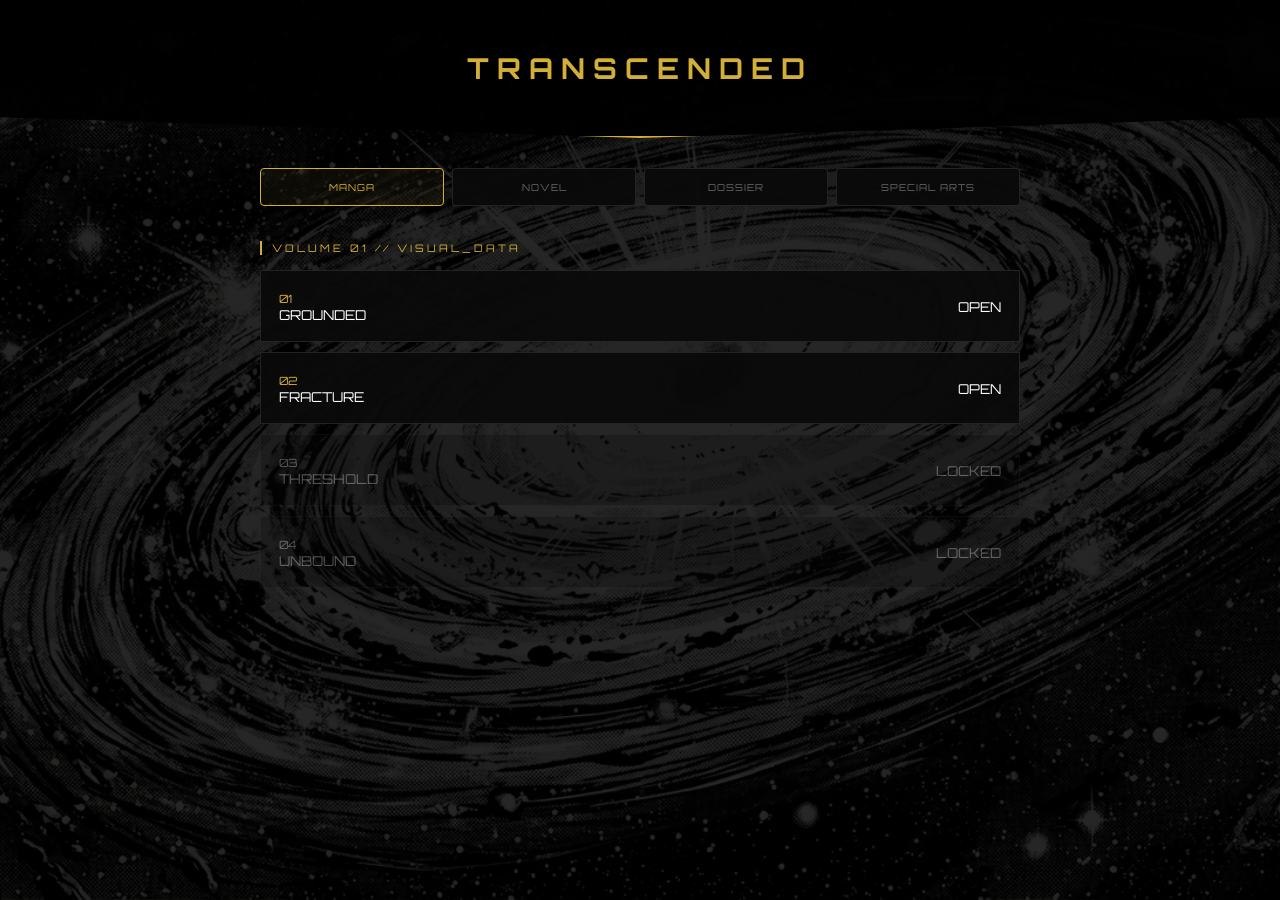
<file: index.html>
<!DOCTYPE html>
<html lang="en">
<head>
    <meta charset="UTF-8"><meta name="viewport" content="width=device-width, initial-scale=1.0">
    <title>TRANSCENDED | MANGA</title>
    <link rel="stylesheet" href="style.css">
</head>
<body>
    <header><h1>TRANSCENDED</h1></header>
    <div class="container">
        <nav class="nav-tabs">
            <a href="index.html" class="nav-btn active">MANGA</a>
            <a href="novel-hub.html" class="nav-btn">NOVEL</a>
            <a href="profiles.html" class="nav-btn">DOSSIER</a>
            <a href="#" class="nav-btn" onclick="lockAlert()">SPECIAL ARTS</a>
        </nav>
        <div style="color:var(--gold); font-family:'Orbitron'; letter-spacing:3px; margin-bottom:15px; font-size:0.65rem; border-left: 2px solid var(--gold); padding-left: 10px;">VOLUME 01 // VISUAL_DATA</div>
        <div class="ch-list">
            <a href="chapter1.html" class="ch-link"><div><small style="color:var(--gold)">01</small><br>GROUNDED</div><span>OPEN</span></a>
            <a href="chapter2.html" class="ch-link"><div><small style="color:var(--gold)">02</small><br>FRACTURE</div><span>OPEN</span></a>
            <a href="#" class="ch-link" style="opacity:0.3" onclick="soonAlert()"><div><small>03</small><br>THRESHOLD</div><span>LOCKED</span></a>
            <a href="#" class="ch-link" style="opacity:0.3" onclick="soonAlert()"><div><small>04</small><br>UNBOUND</div><span>LOCKED</span></a>
        </div>
    </div>
    <div id="overlay-box"><div class="alert-card"><h2 id="alert-title"></h2><p id="alert-msg"></p><a href="#" class="back-btn" onclick="closeAlert()">DISMISS</a></div></div>
    <script>
        const box = document.getElementById('overlay-box');
        function showAlert(h, m) { document.getElementById('alert-title').innerText = h; document.getElementById('alert-msg').innerText = m; box.style.display = 'flex'; }
        function closeAlert() { box.style.display = 'none'; }
        function lockAlert() { showAlert("[!] ENCRYPTION ACTIVE", "Special arts will unlock after Volume 1 is finished!!"); }
        function soonAlert() { showAlert("[!] COMING SOON", "The narrative data for this sector is currently offline."); }
    </script>
</body>
</html>
</file>
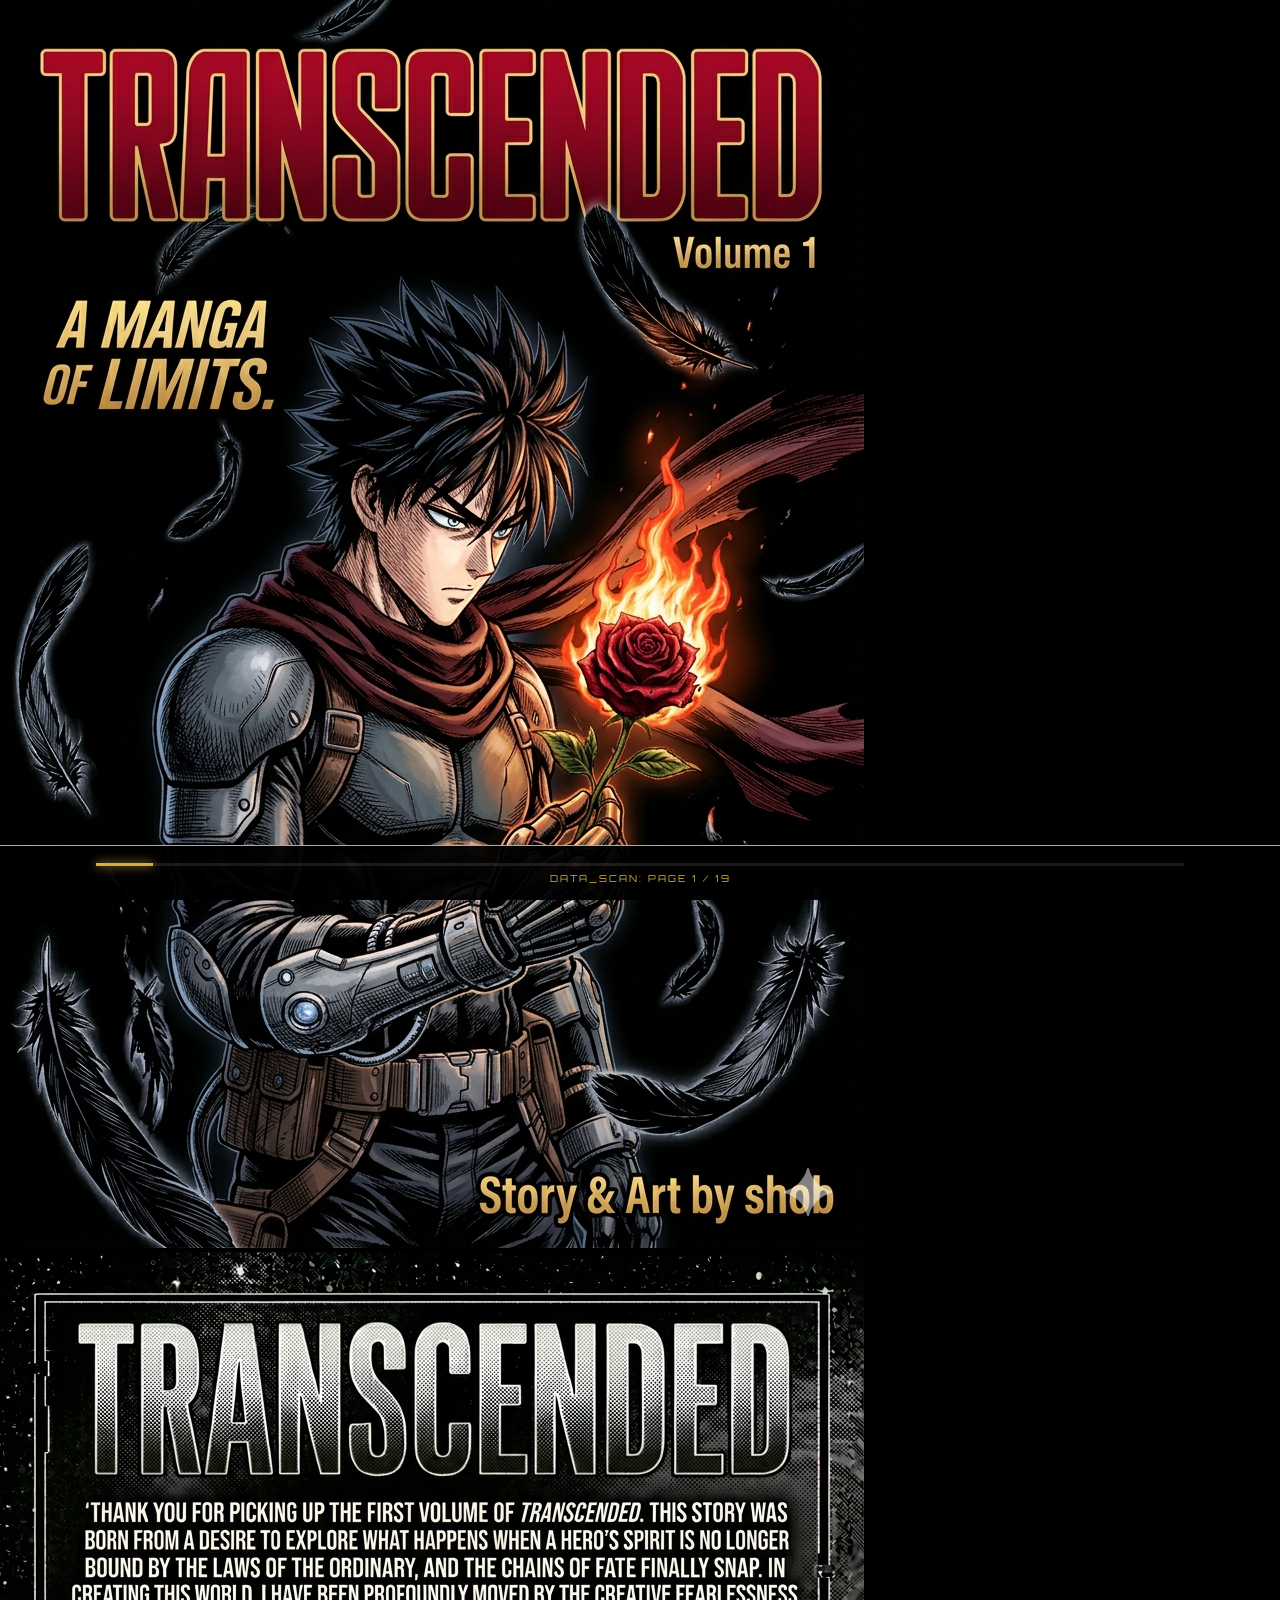
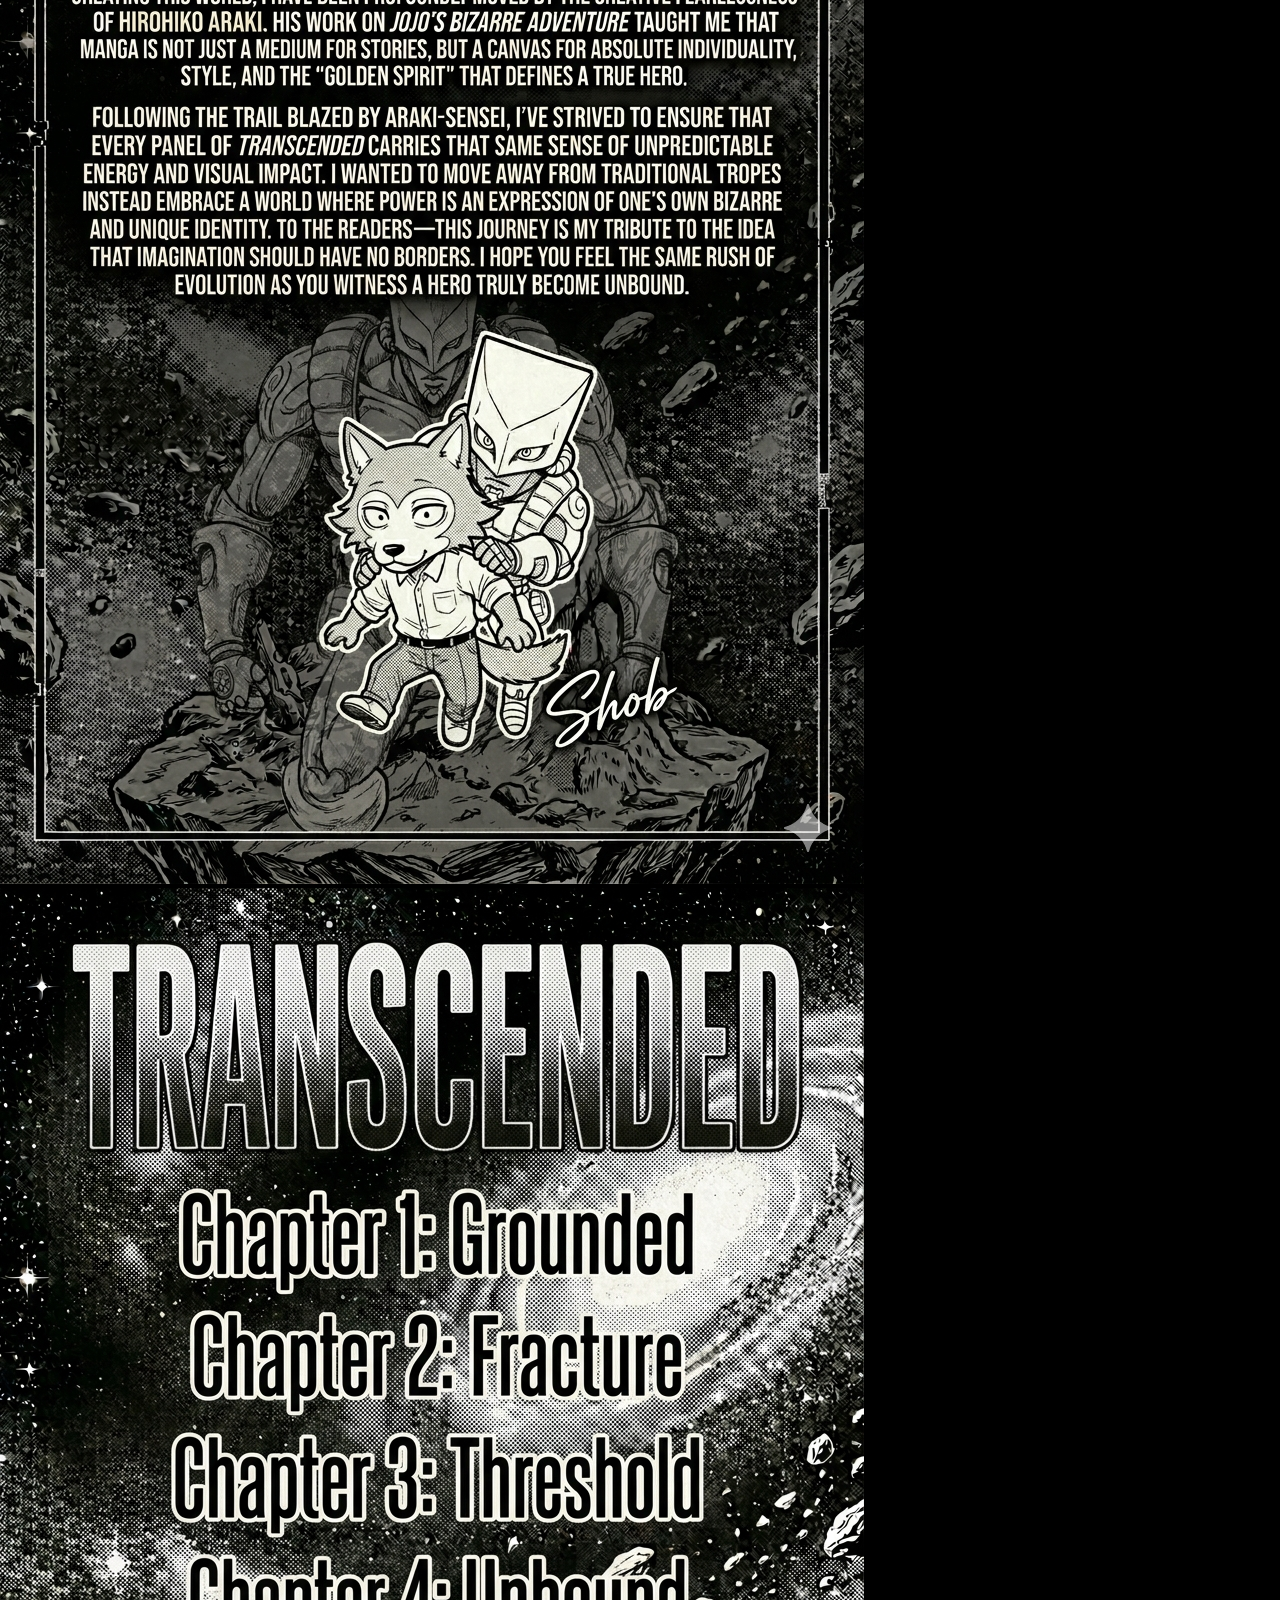
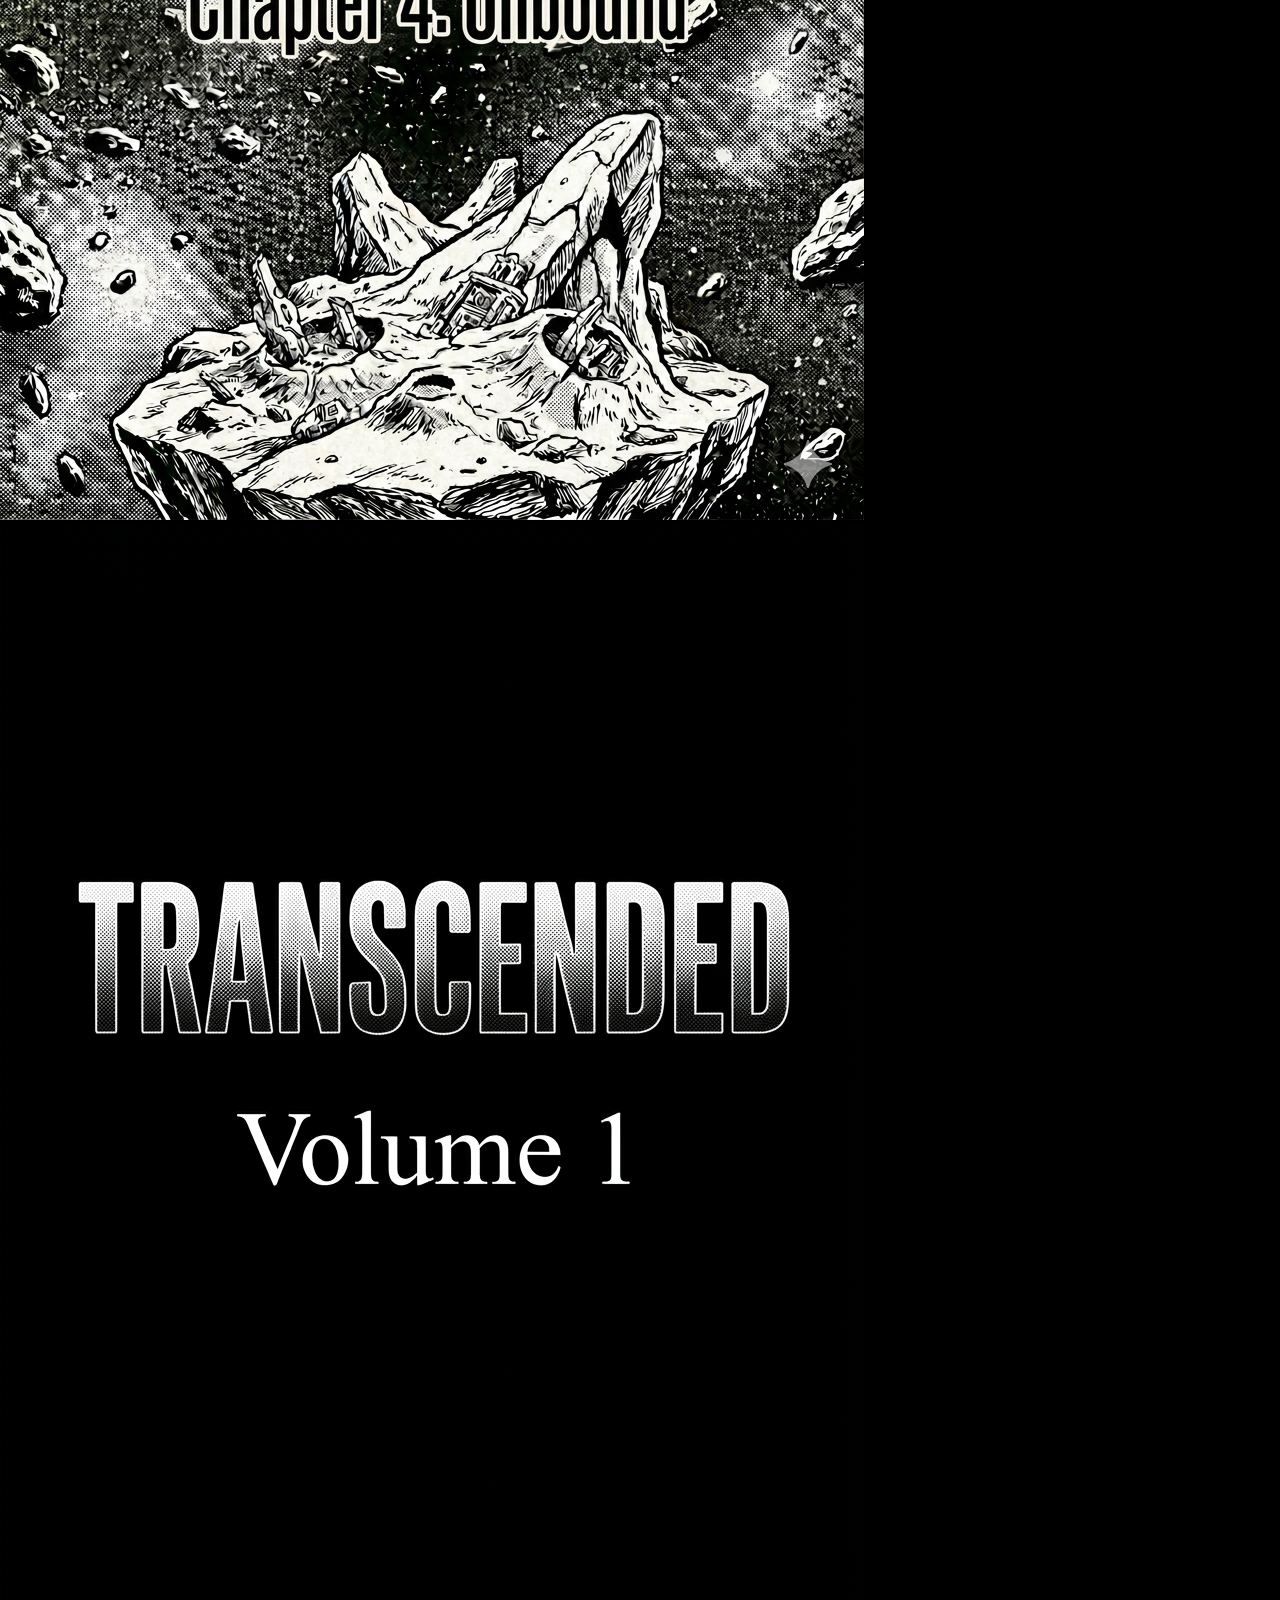
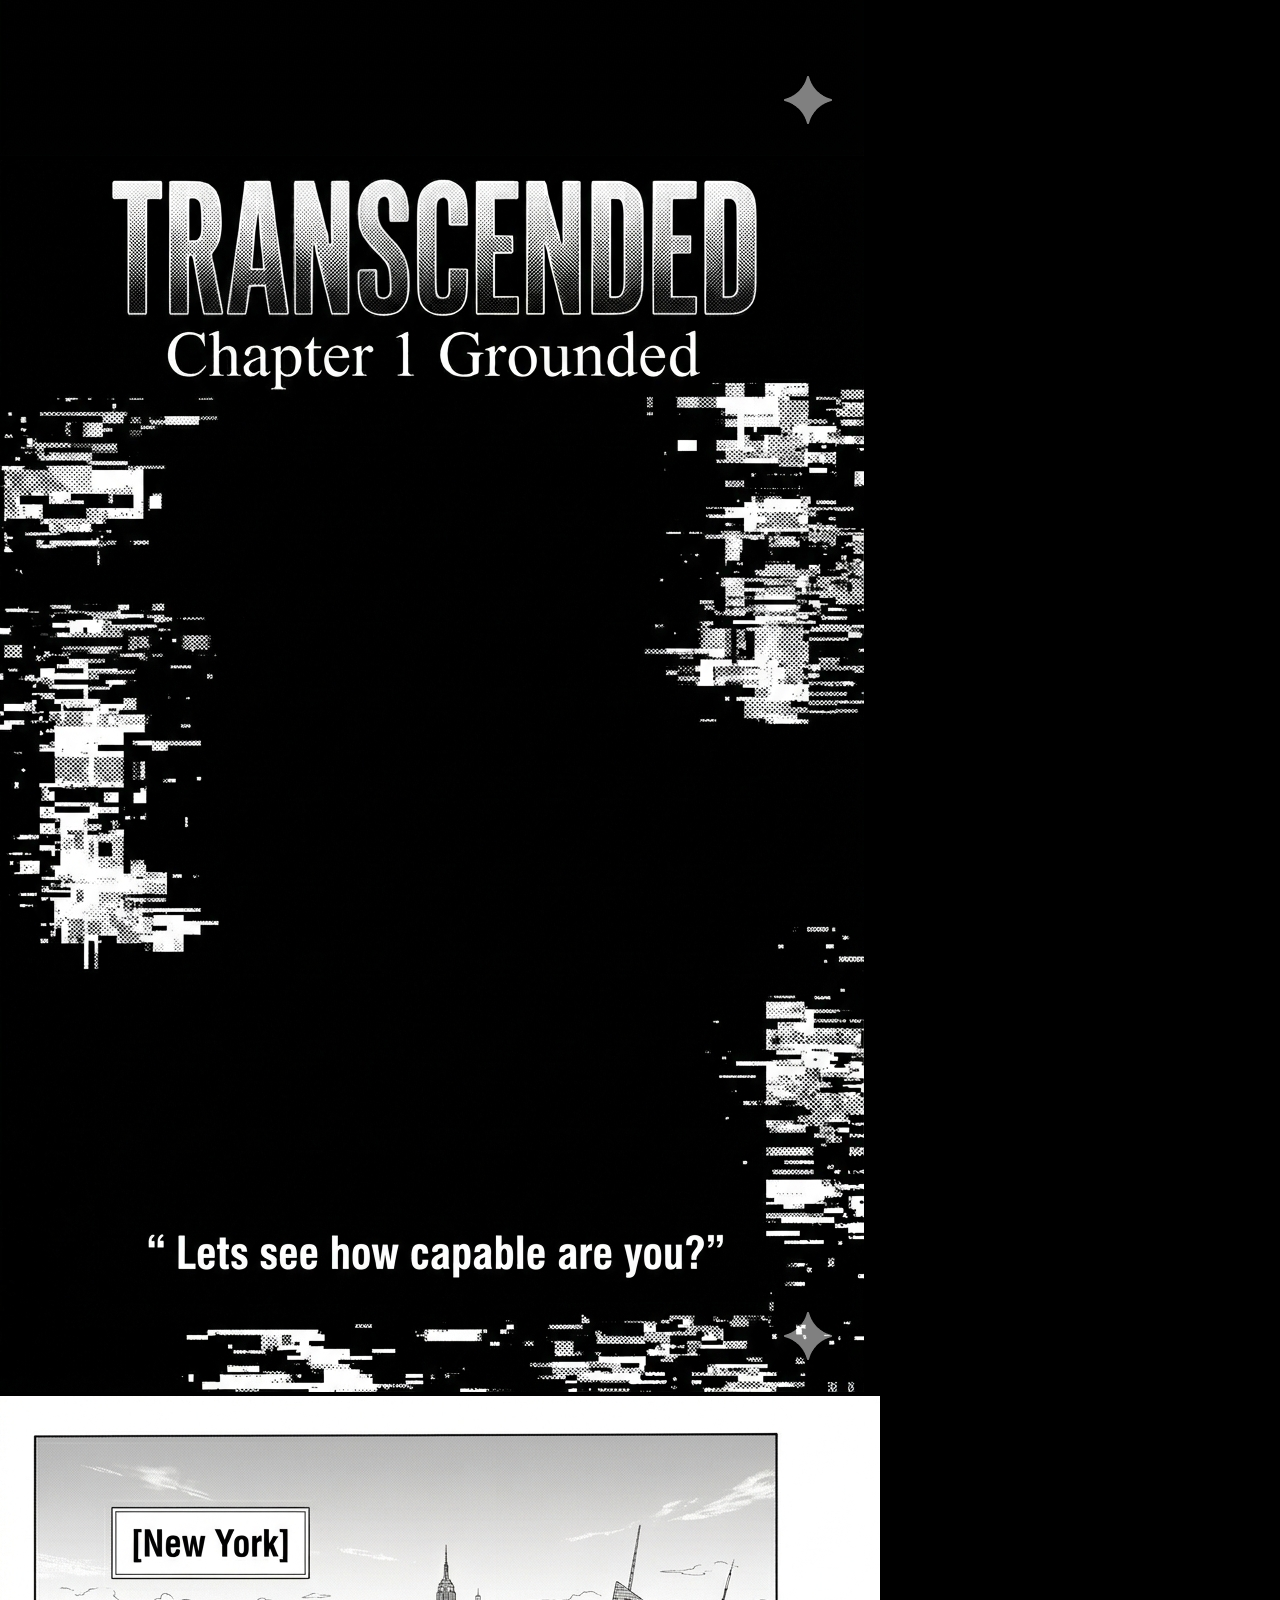
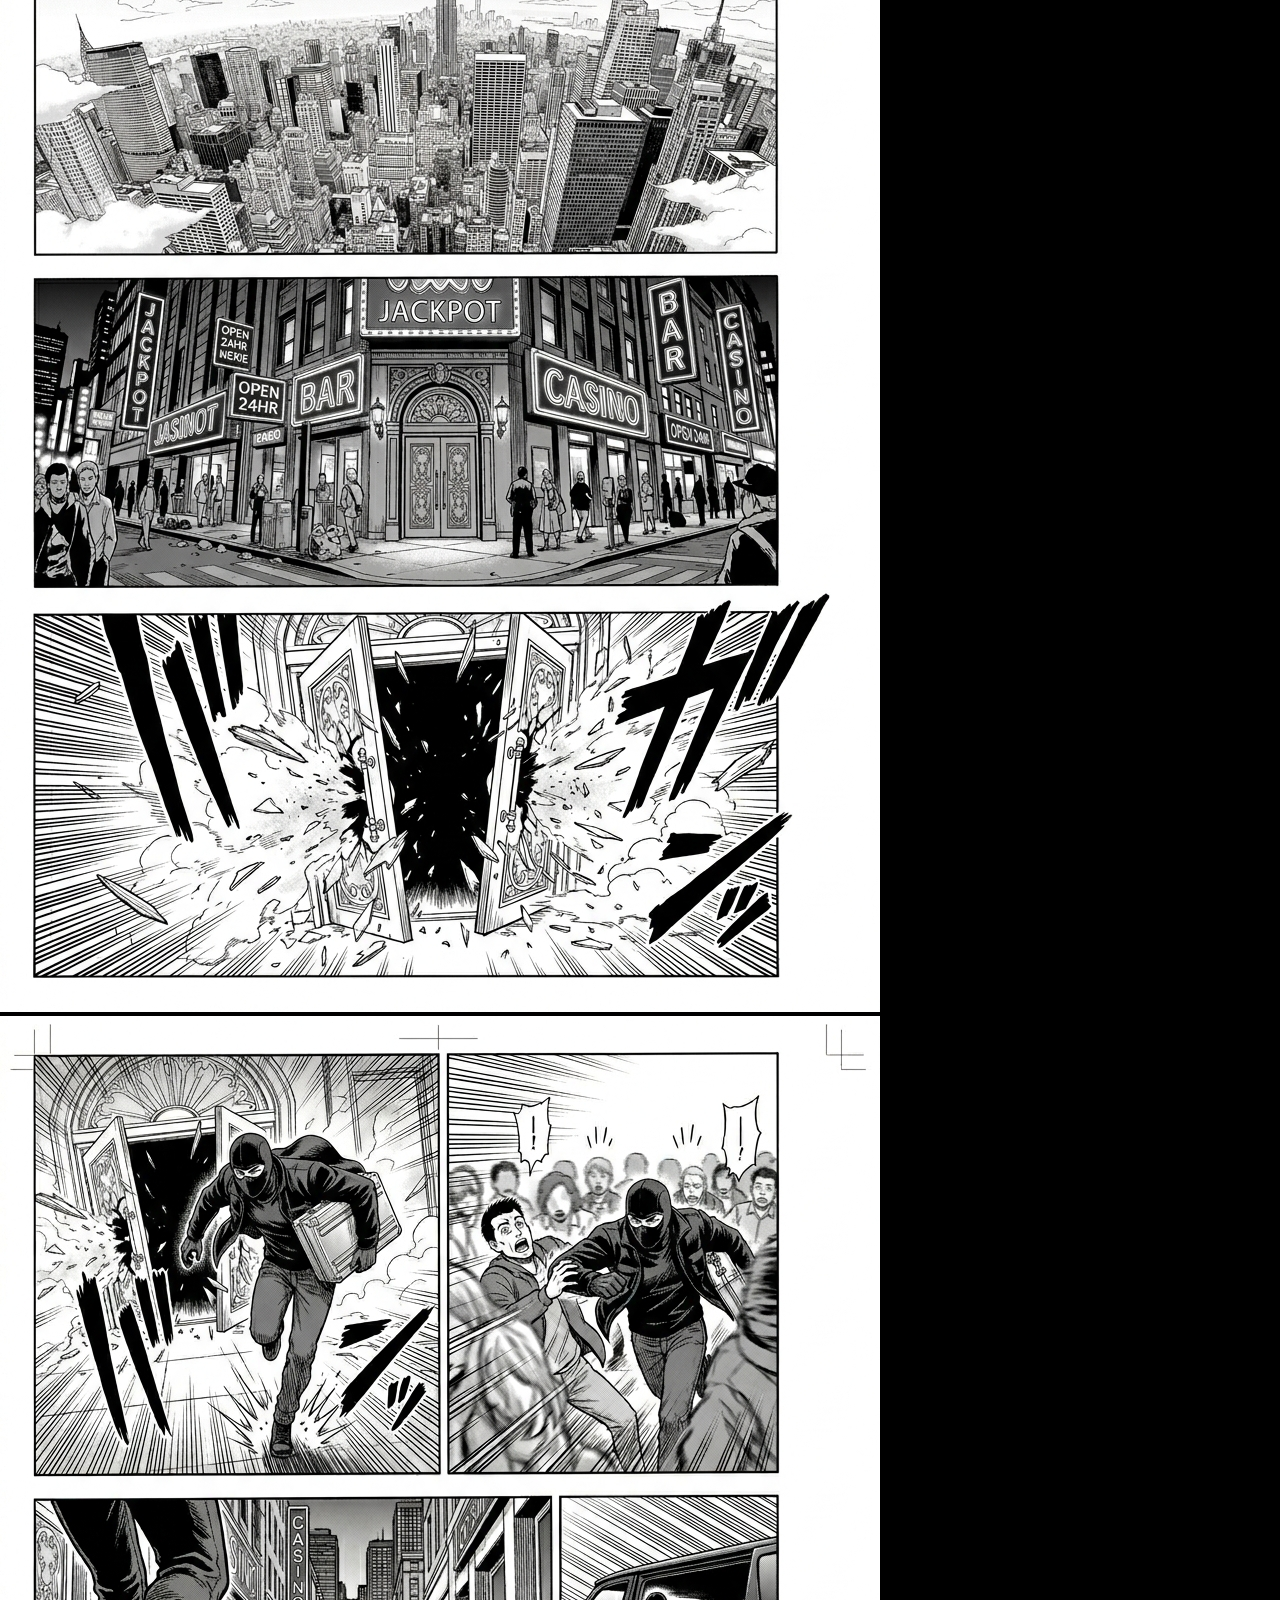
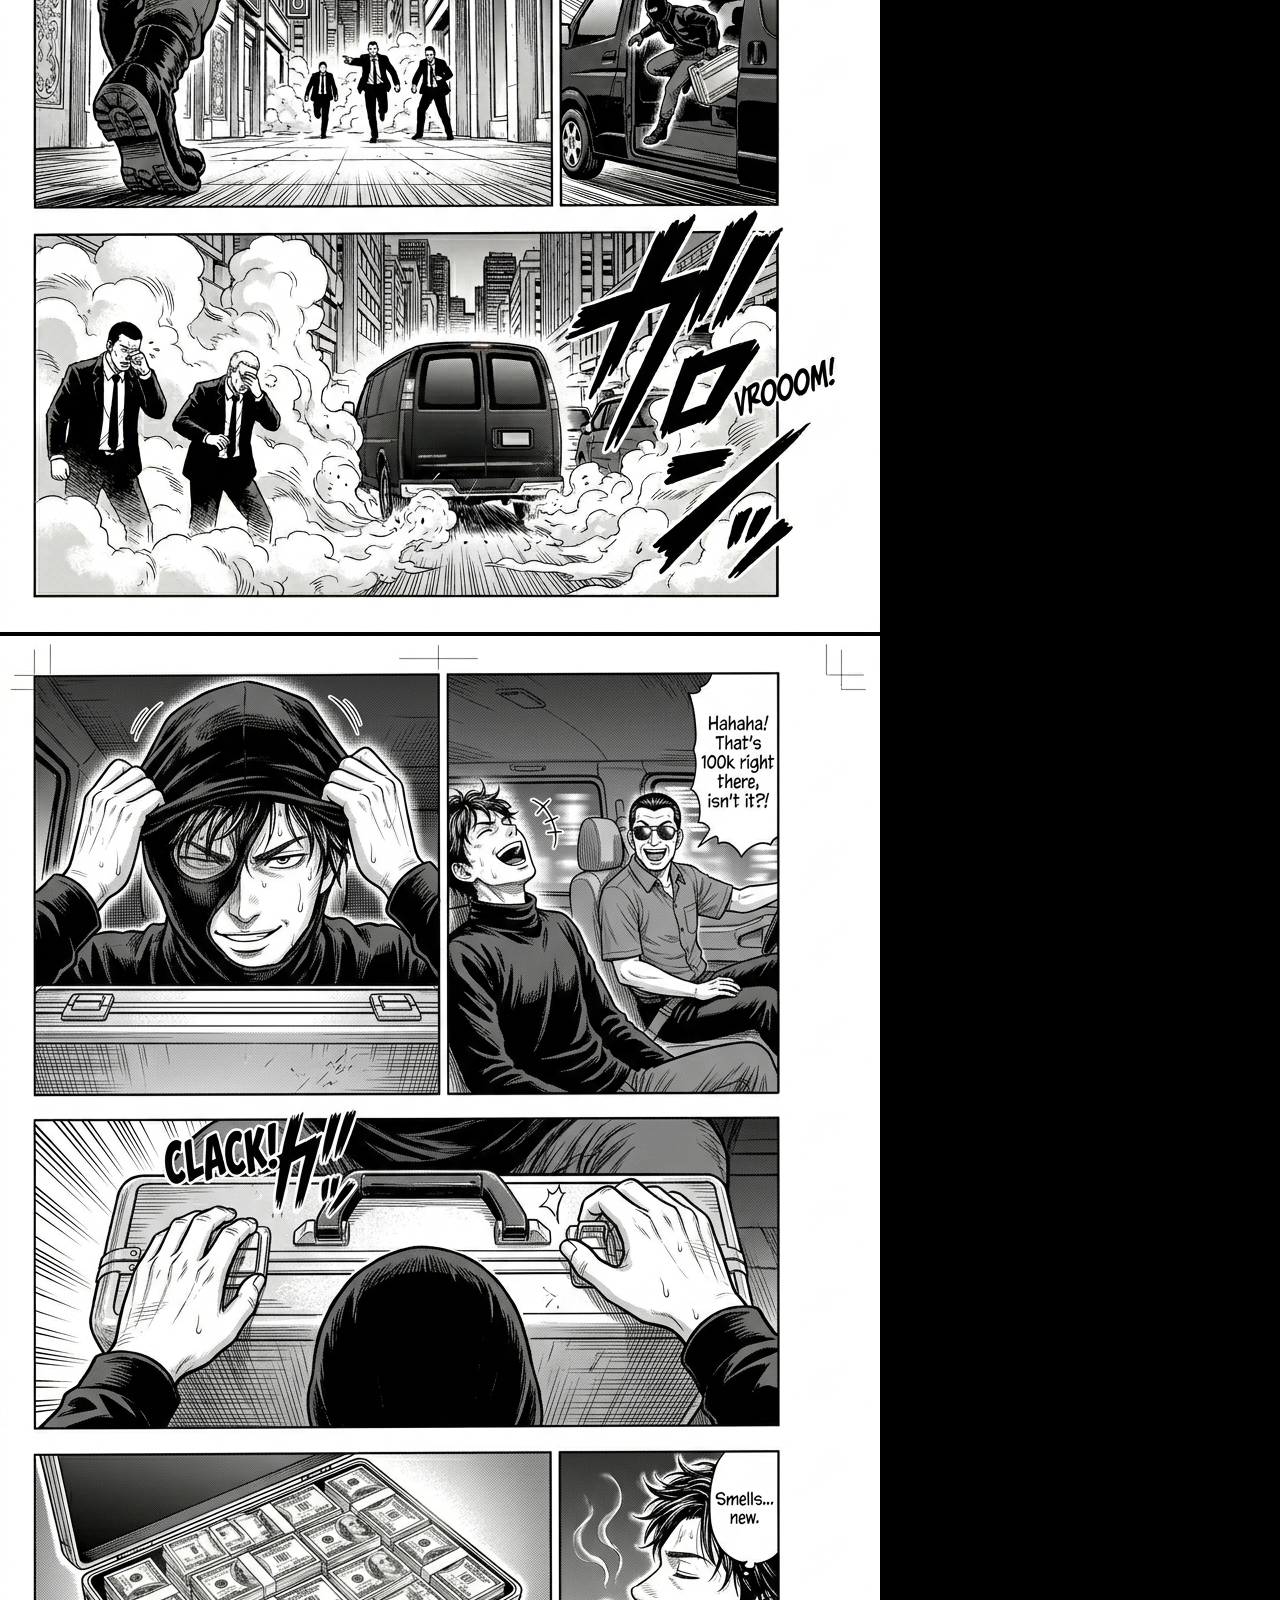
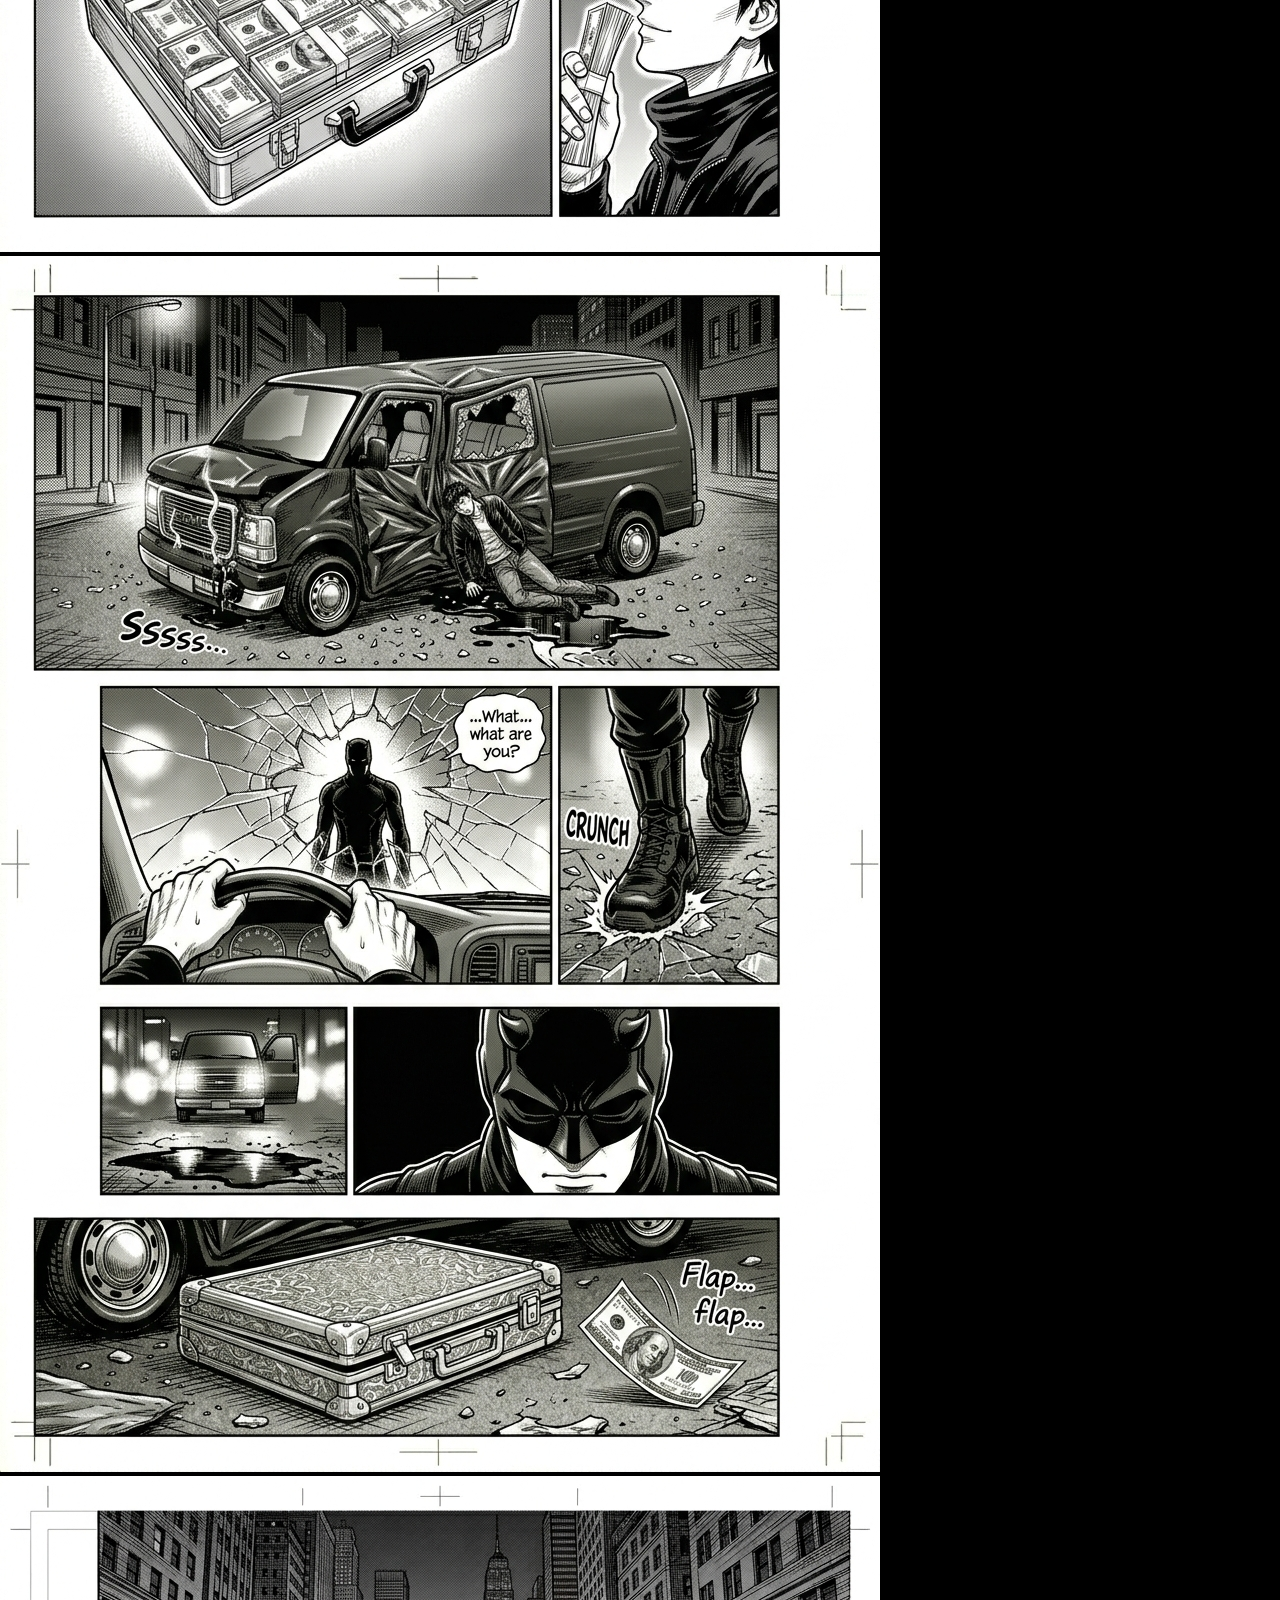
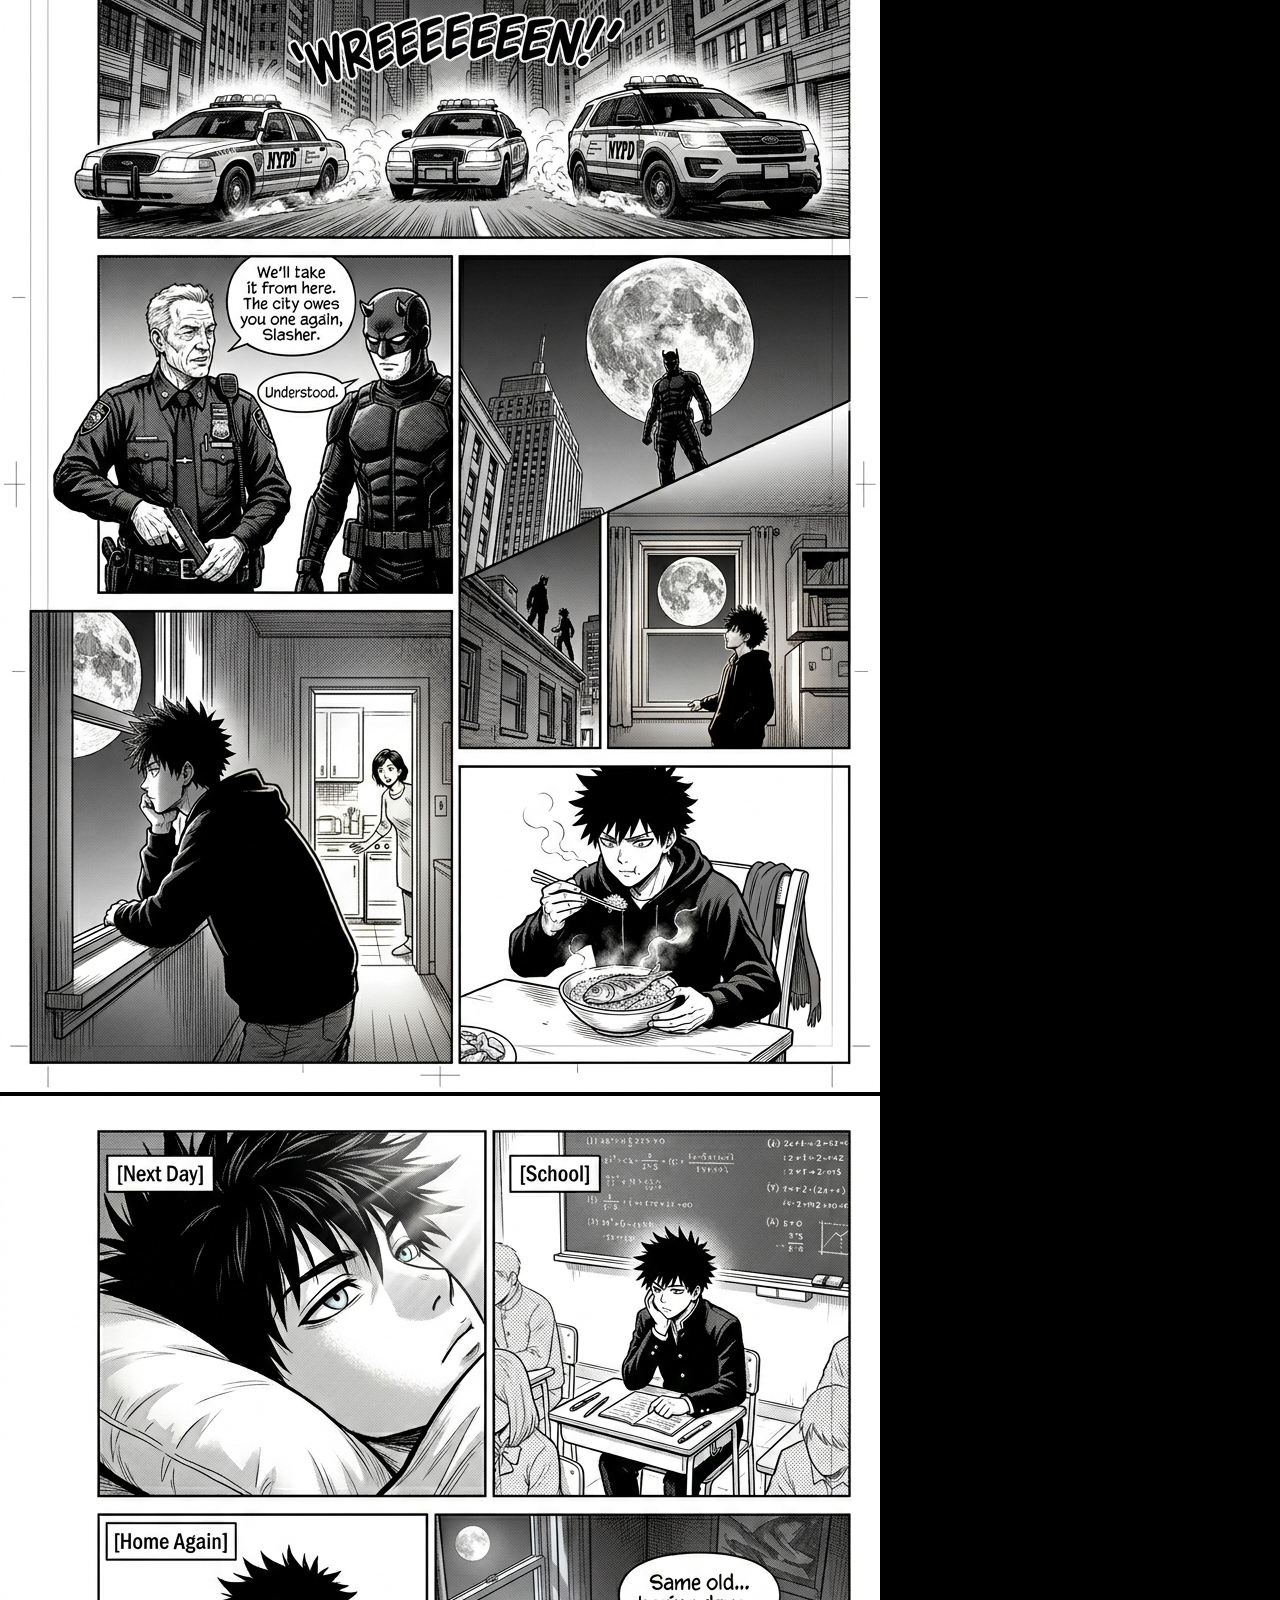
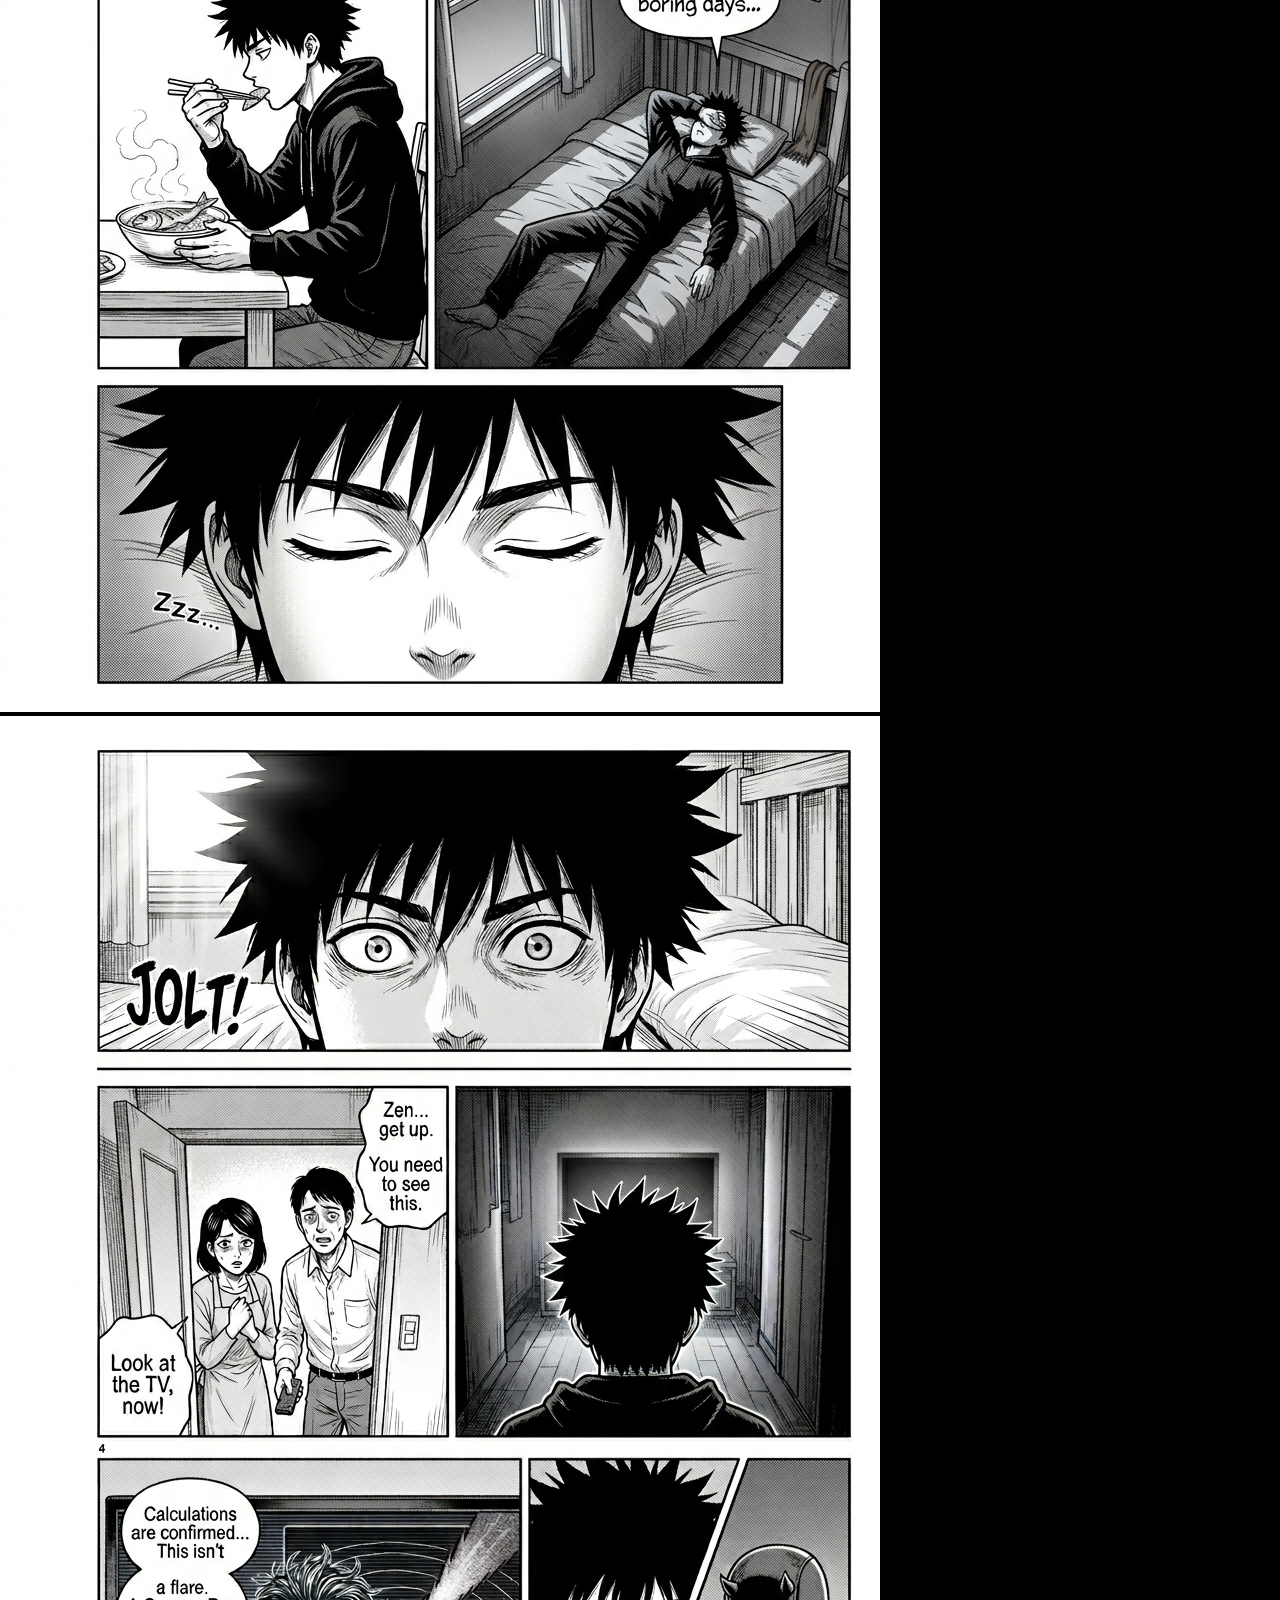
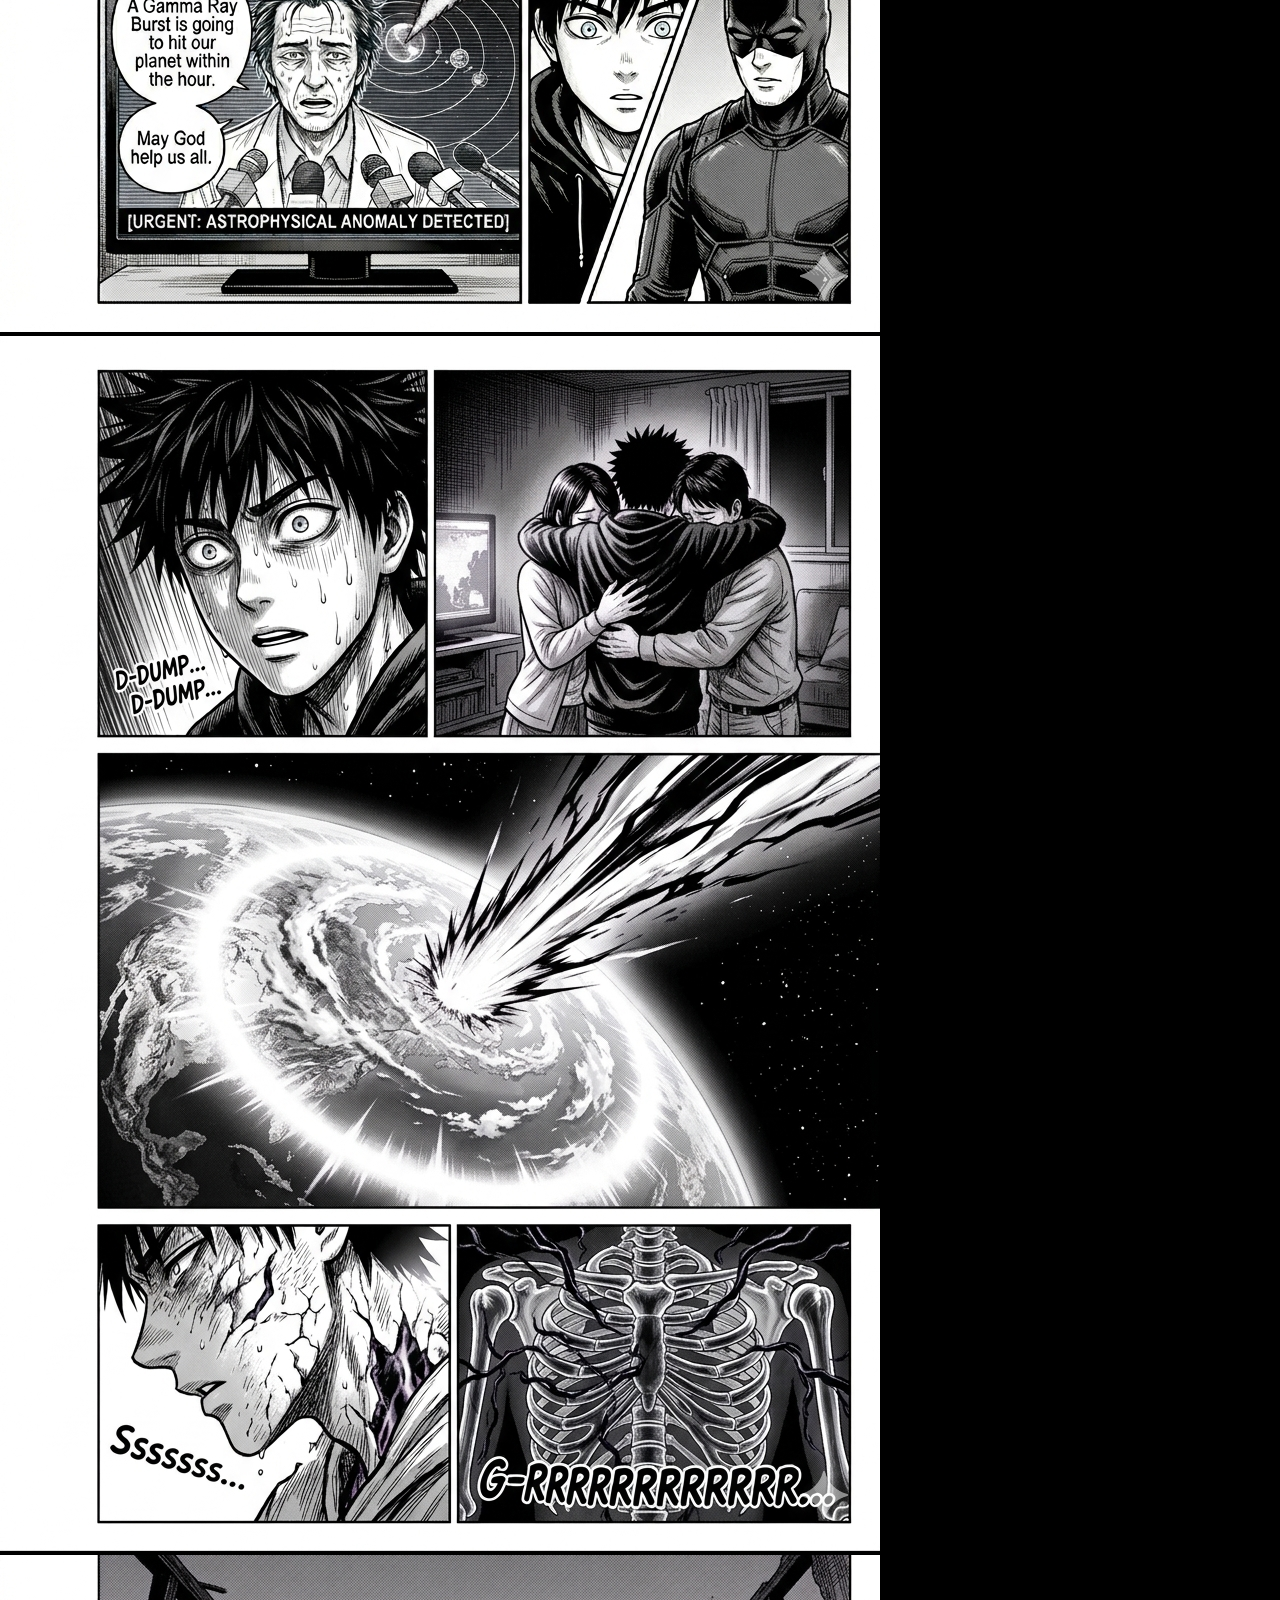
<file: chapter1.html>
<!DOCTYPE html>
<html lang="en">
<head>
    <meta charset="UTF-8">
    <meta name="viewport" content="width=device-width, initial-scale=1.0">
    <title>CH 01 | GROUNDED</title>
    <link rel="stylesheet" href="style.css">
</head>
<body style="background:#000; margin-bottom: 70px;">

    <div class="reader-wrap" id="manga-container">
        <div class="manga-page"><img src="chapter-1/1775122339895.png" alt="Page 1"></div>
        <div class="manga-page"><img src="chapter-1/1775122368240.png" alt="Page 2"></div>
        <div class="manga-page"><img src="chapter-1/1775122353182.png" alt="Page 3"></div>
        <div class="manga-page"><img src="chapter-1/1775122376537.png" alt="Page 4"></div>
        <div class="manga-page"><img src="chapter-1/1775122387772.png" alt="Page 5"></div>
        <div class="manga-page"><img src="chapter-1/1775123628950.png" alt="Page 6"></div>
        <div class="manga-page"><img src="chapter-1/1775123749539.png" alt="Page 7"></div>
        <div class="manga-page"><img src="chapter-1/1775124499388.png" alt="Page 8"></div>
        <div class="manga-page"><img src="chapter-1/1775126386391.png" alt="Page 9"></div>
        <div class="manga-page"><img src="chapter-1/1775129408866.png" alt="Page 10"></div>
        <div class="manga-page"><img src="chapter-1/1775129426523.png" alt="Page 11"></div>
        <div class="manga-page"><img src="chapter-1/1775129437500.png" alt="Page 12"></div>
        <div class="manga-page"><img src="chapter-1/1775134224185.png" alt="Page 13"></div>
        <div class="manga-page"><img src="chapter-1/1775134243180.png" alt="Page 14"></div>
        <div class="manga-page"><img src="chapter-1/1775134252361.png" alt="Page 15"></div>
        <div class="manga-page"><img src="chapter-1/1775134260731.png" alt="Page 16"></div>
        <div class="manga-page"><img src="chapter-1/1775134270122.png" alt="Page 17"></div>
        <div class="manga-page"><img src="chapter-1/1775134278468.png" alt="Page 18"></div>
        <div class="manga-page"><img src="chapter-1/1775136229619.png" alt="Page 19"></div>
        
        <div class="end-marker">SYSTEM_SHUTDOWN: CH 01 END</div>
        
        <div style="text-align: center; padding-bottom: 50px;">
            <a href="index.html" class="back-btn">RETURN TO HUB</a>
        </div>
    </div>

    <div class="progress-container">
        <div class="progress-bar-bg">
            <div id="progress-fill"></div>
        </div>
        <div id="page-counter">DATA_SCAN: PAGE 1 / 19</div>
    </div>

    <script>
        const fill = document.getElementById('progress-fill');
        const counter = document.getElementById('page-counter');
        const pages = document.querySelectorAll('.manga-page');
        const totalPages = pages.length;

        window.addEventListener('scroll', () => {
            let current = 1;
            const screenMid = window.innerHeight / 2;

            pages.forEach((page, index) => {
                const rect = page.getBoundingClientRect();
                // Detection for which page is currently in the middle of the viewport
                if (rect.top < screenMid && rect.bottom > screenMid) {
                    current = index + 1;
                }
            });

            // Update Progress HUD
            counter.innerText = `DATA_SCAN: PAGE ${current} / ${totalPages}`;
            const percentage = (current / totalPages) * 100;
            fill.style.width = percentage + "%";
        });
    </script>

</body>
</html>
</file>
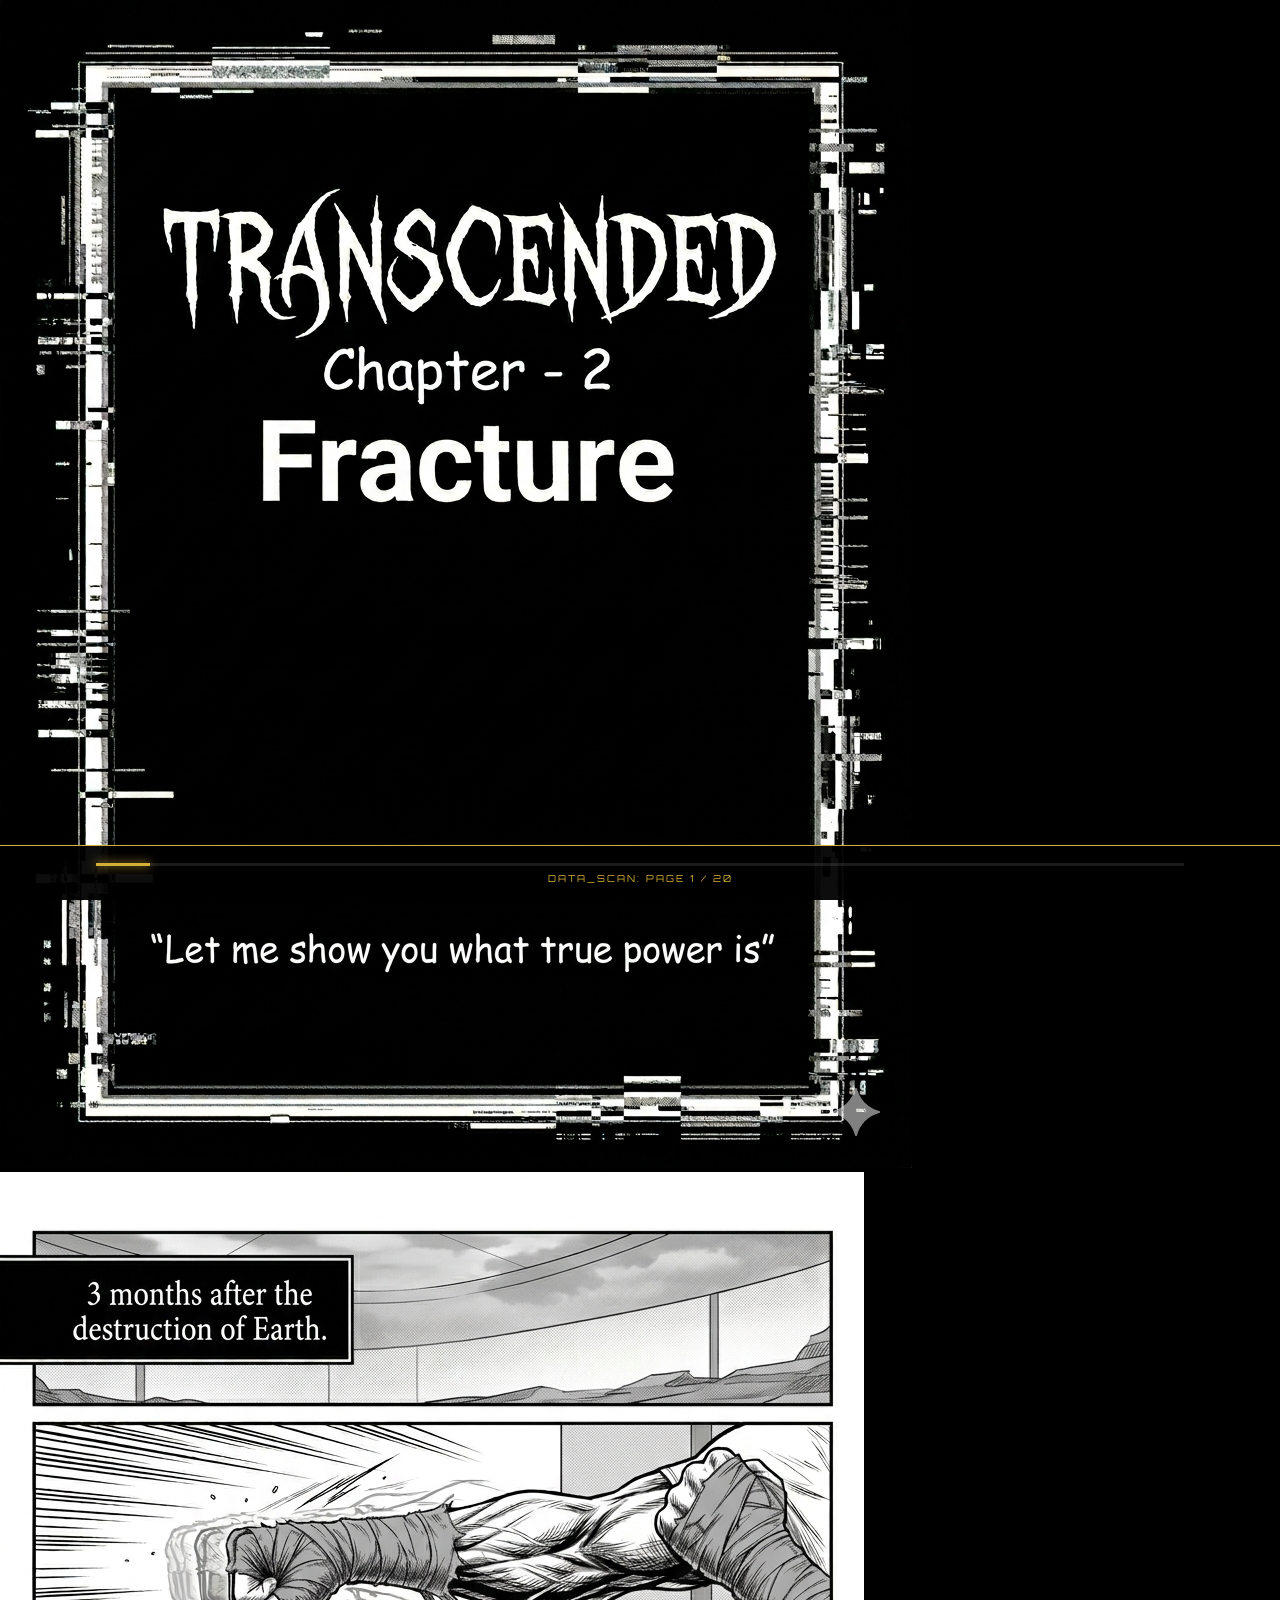
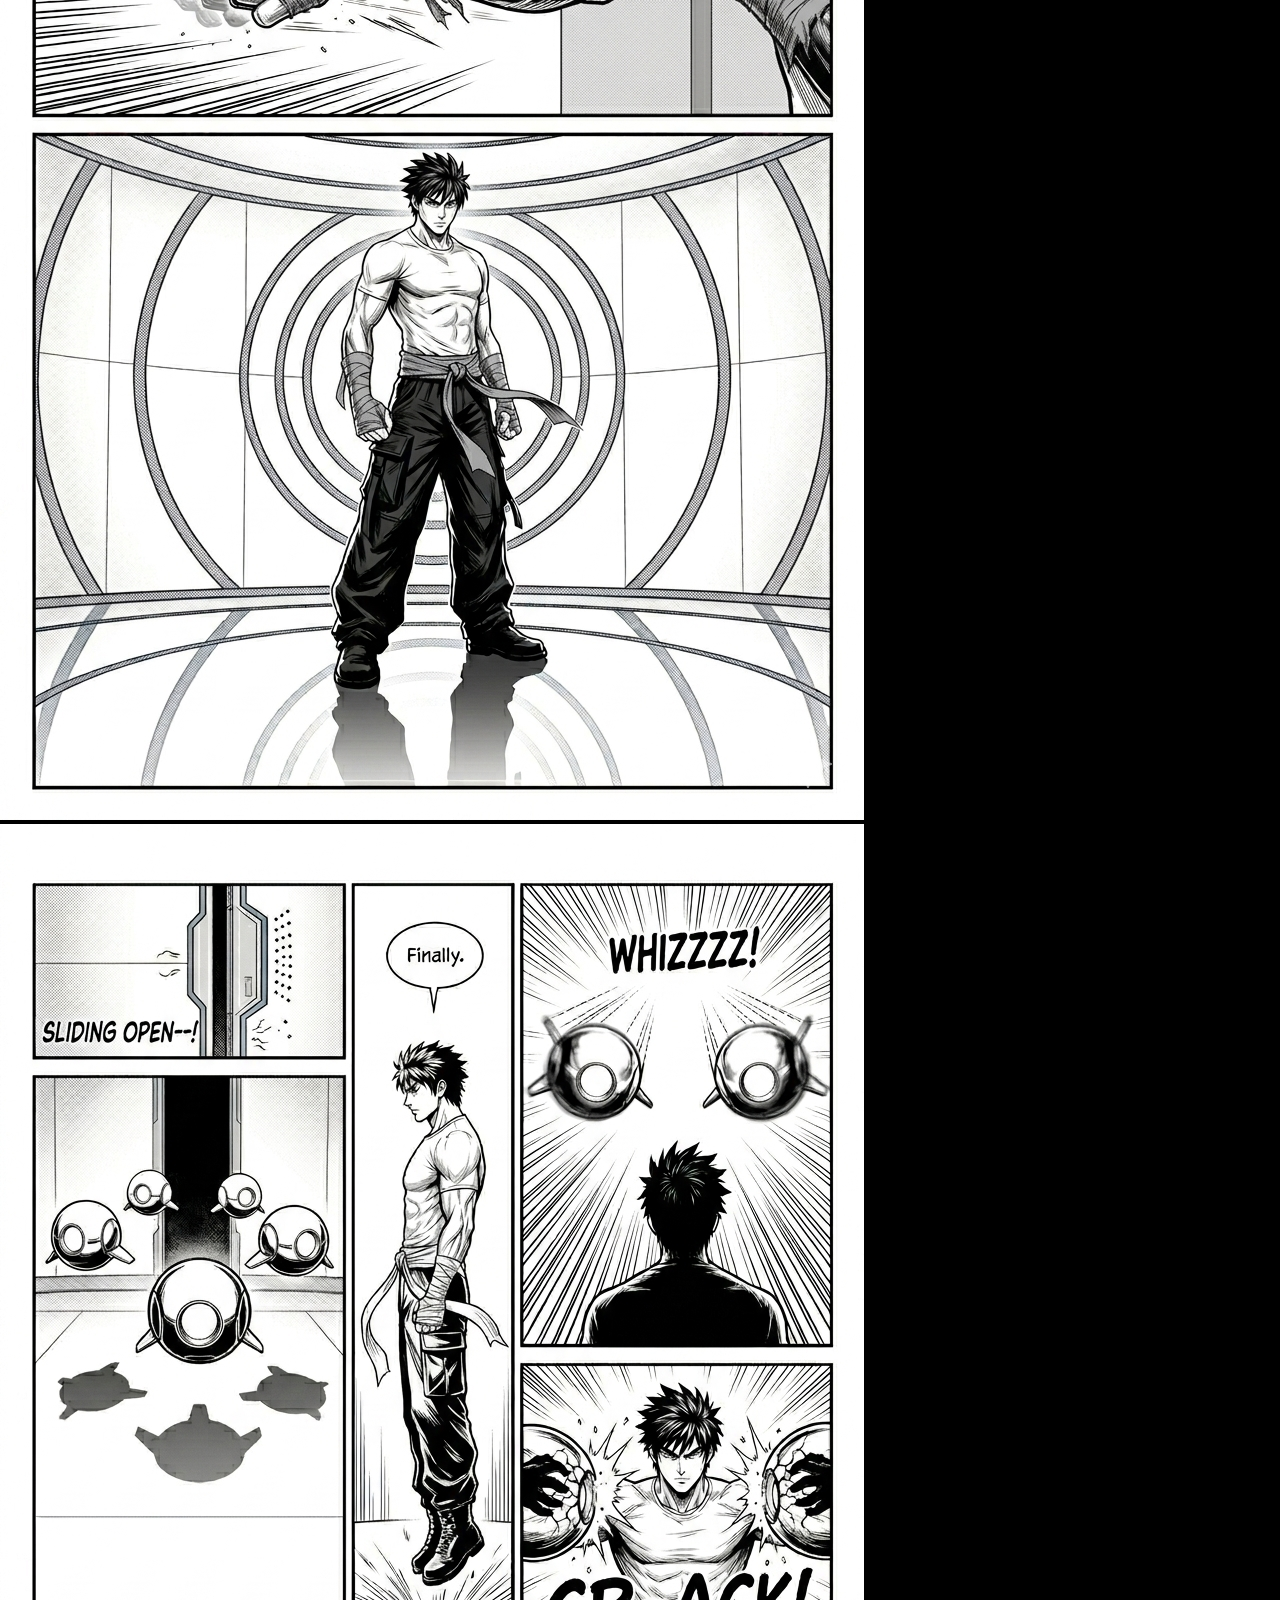
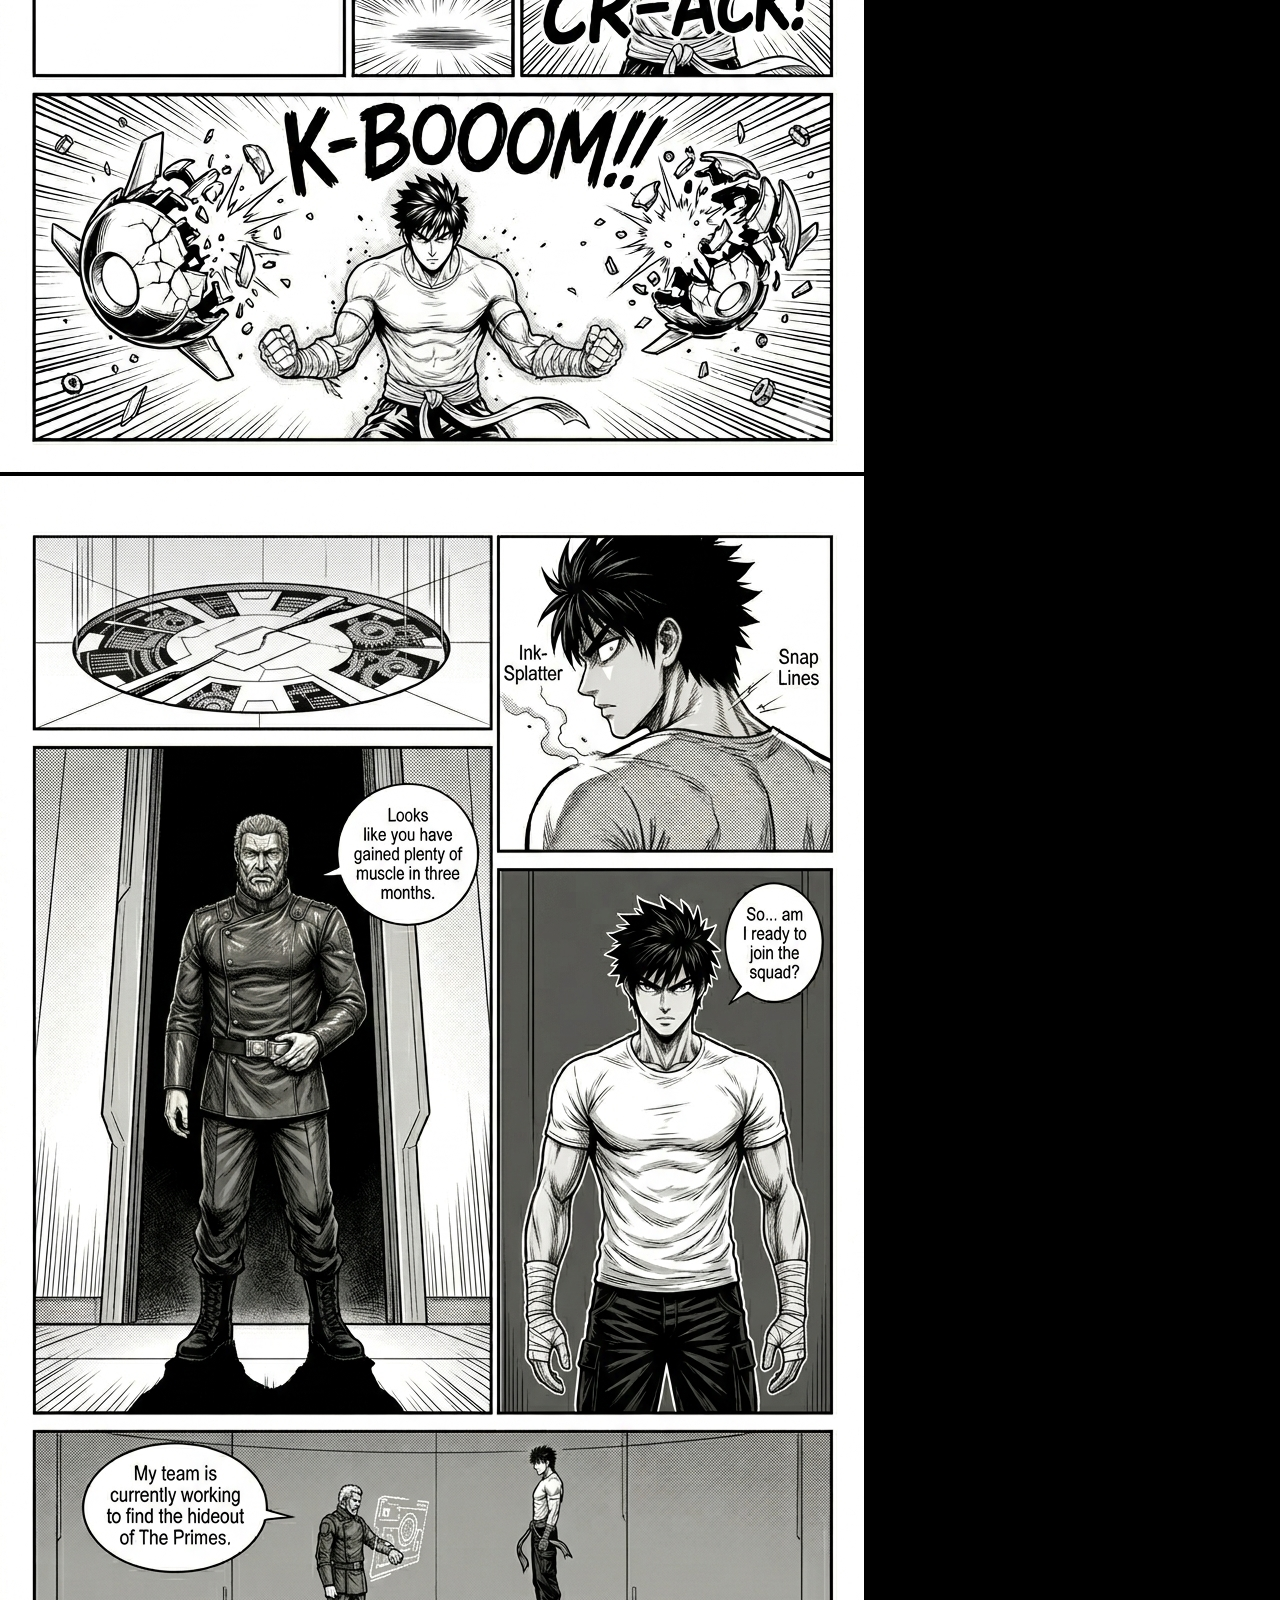
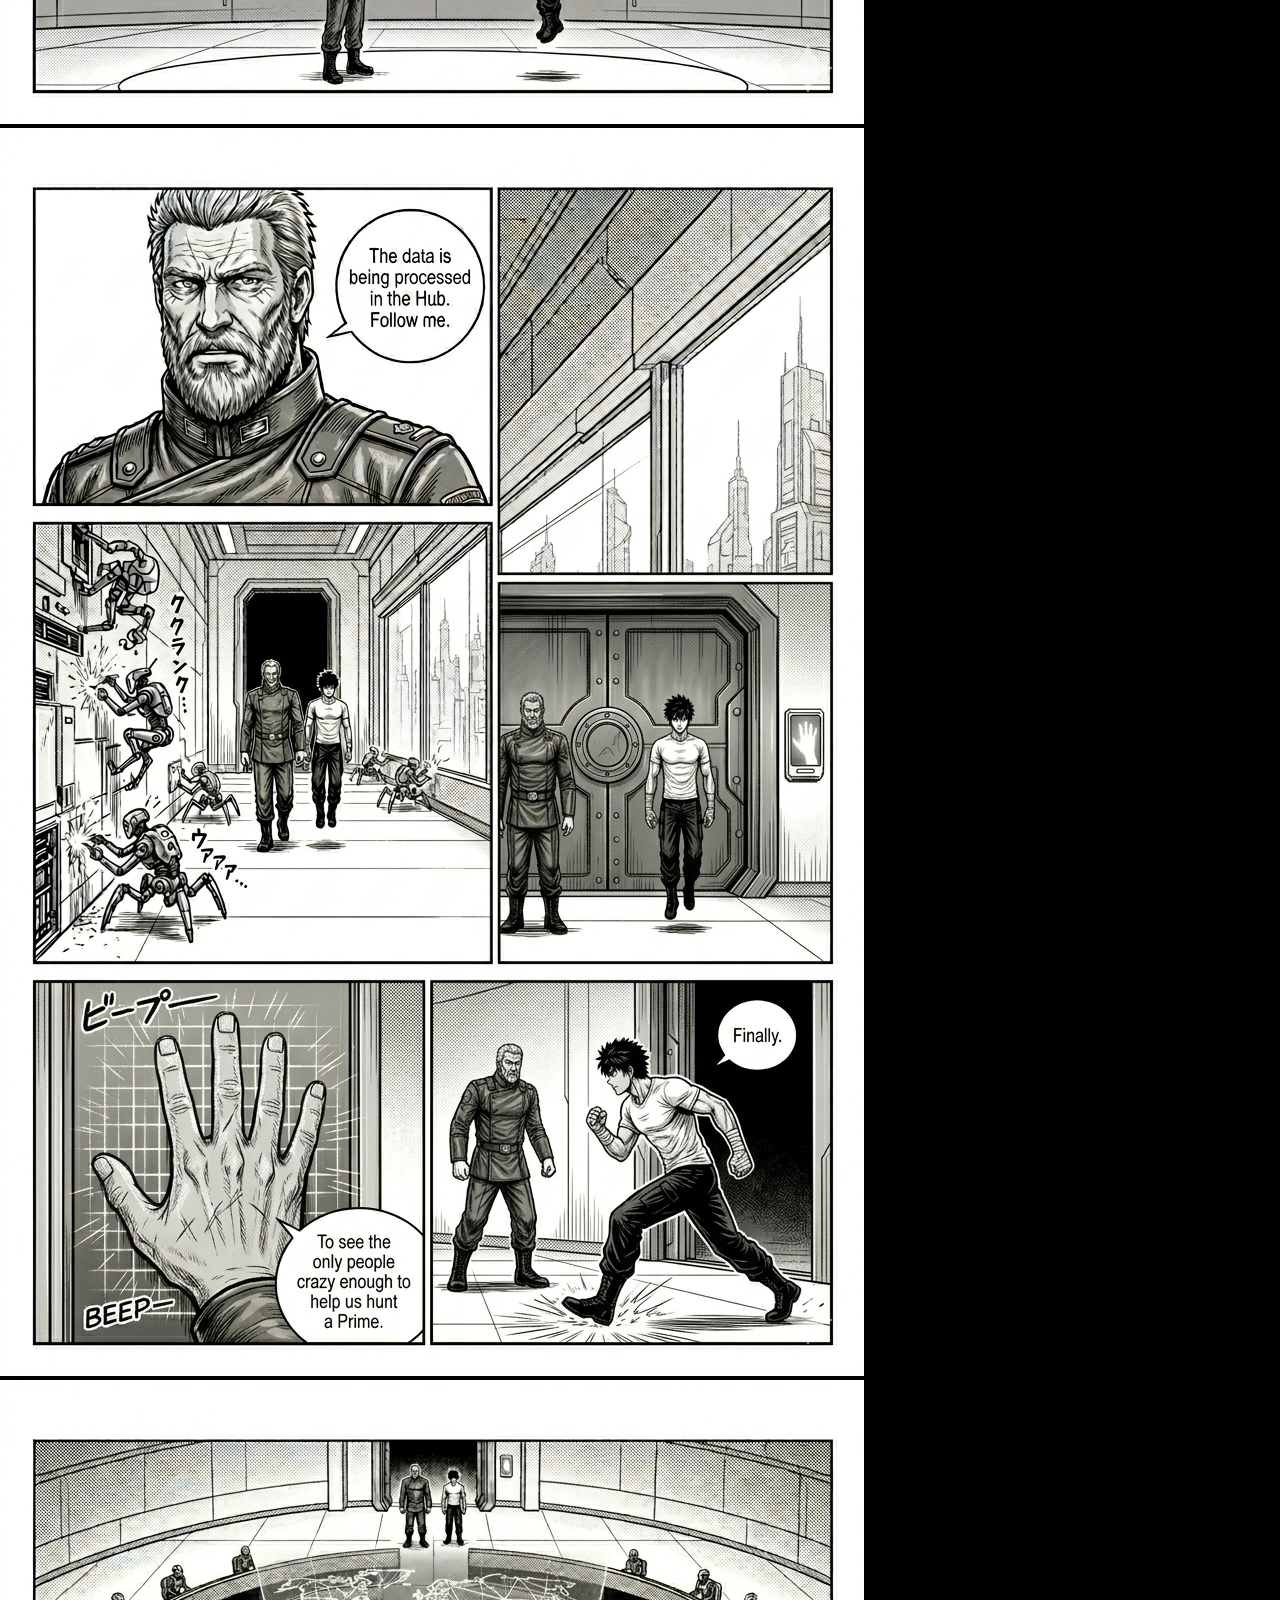
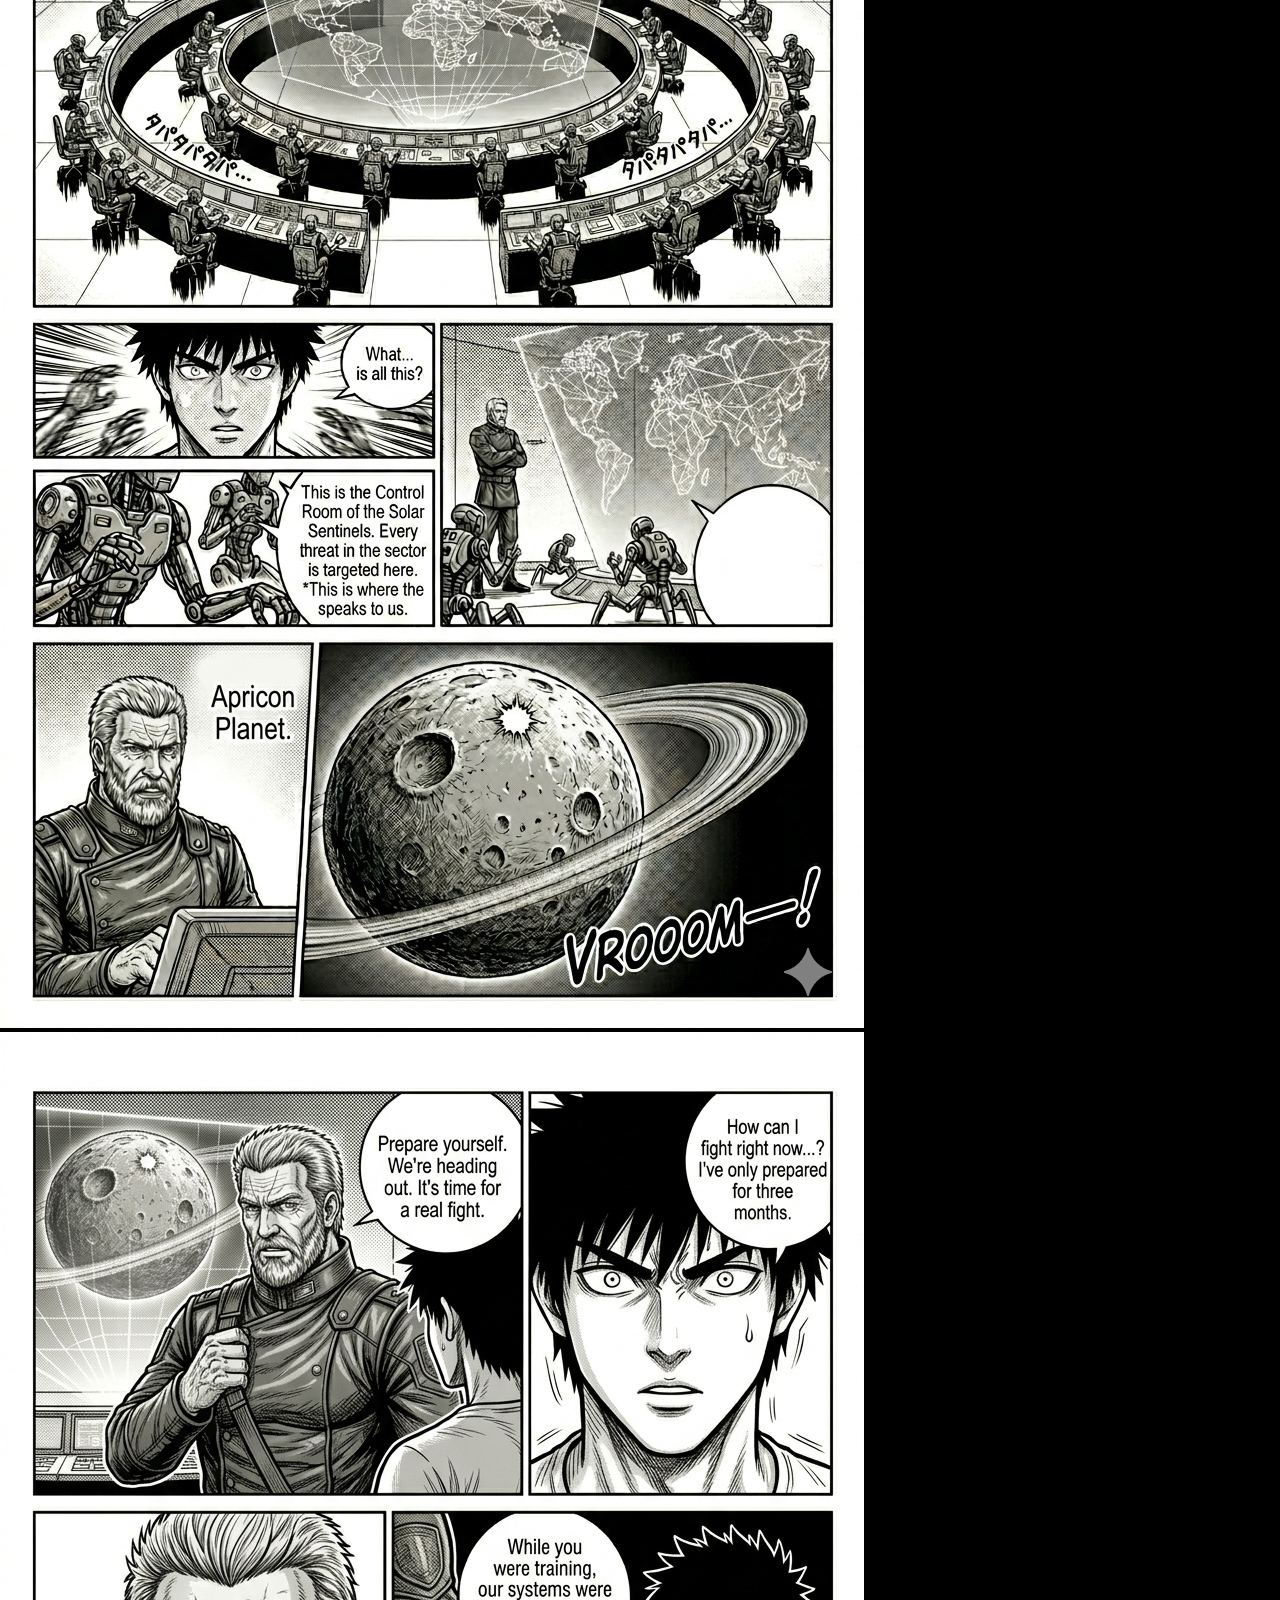
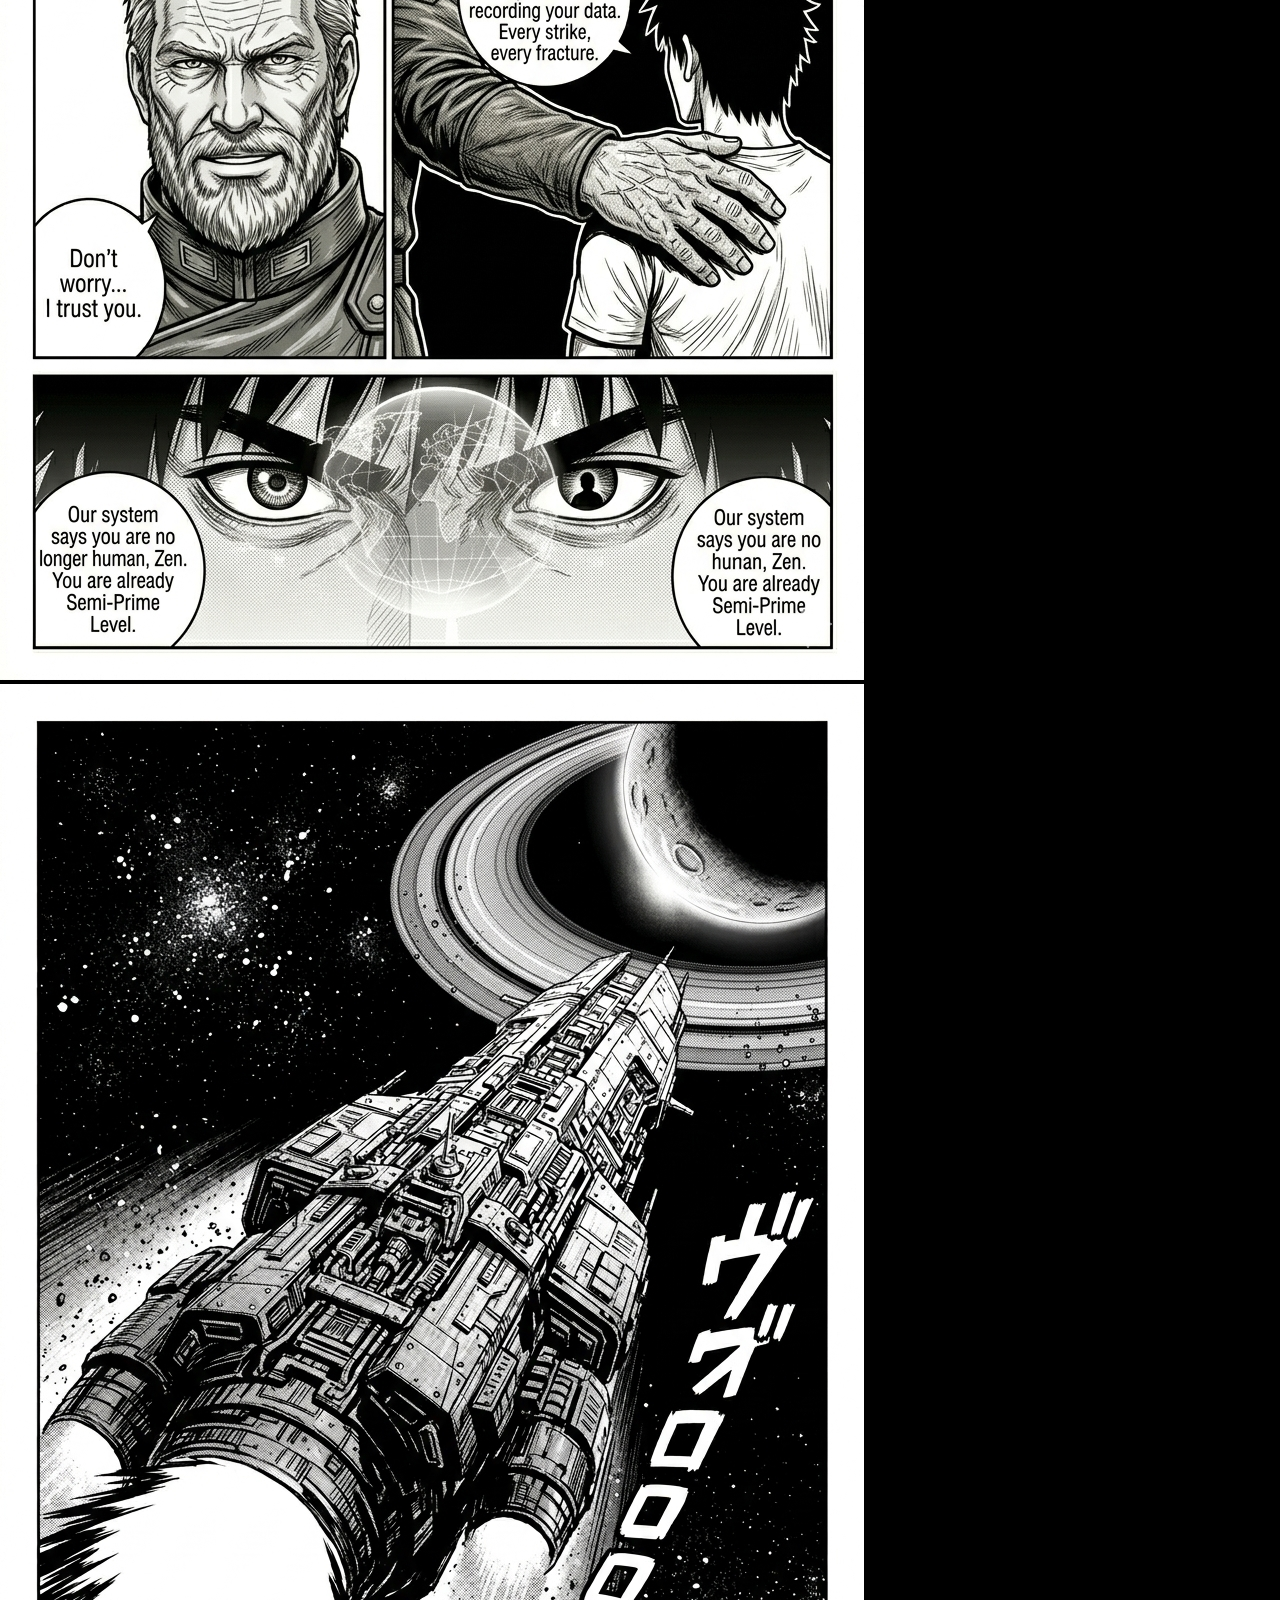
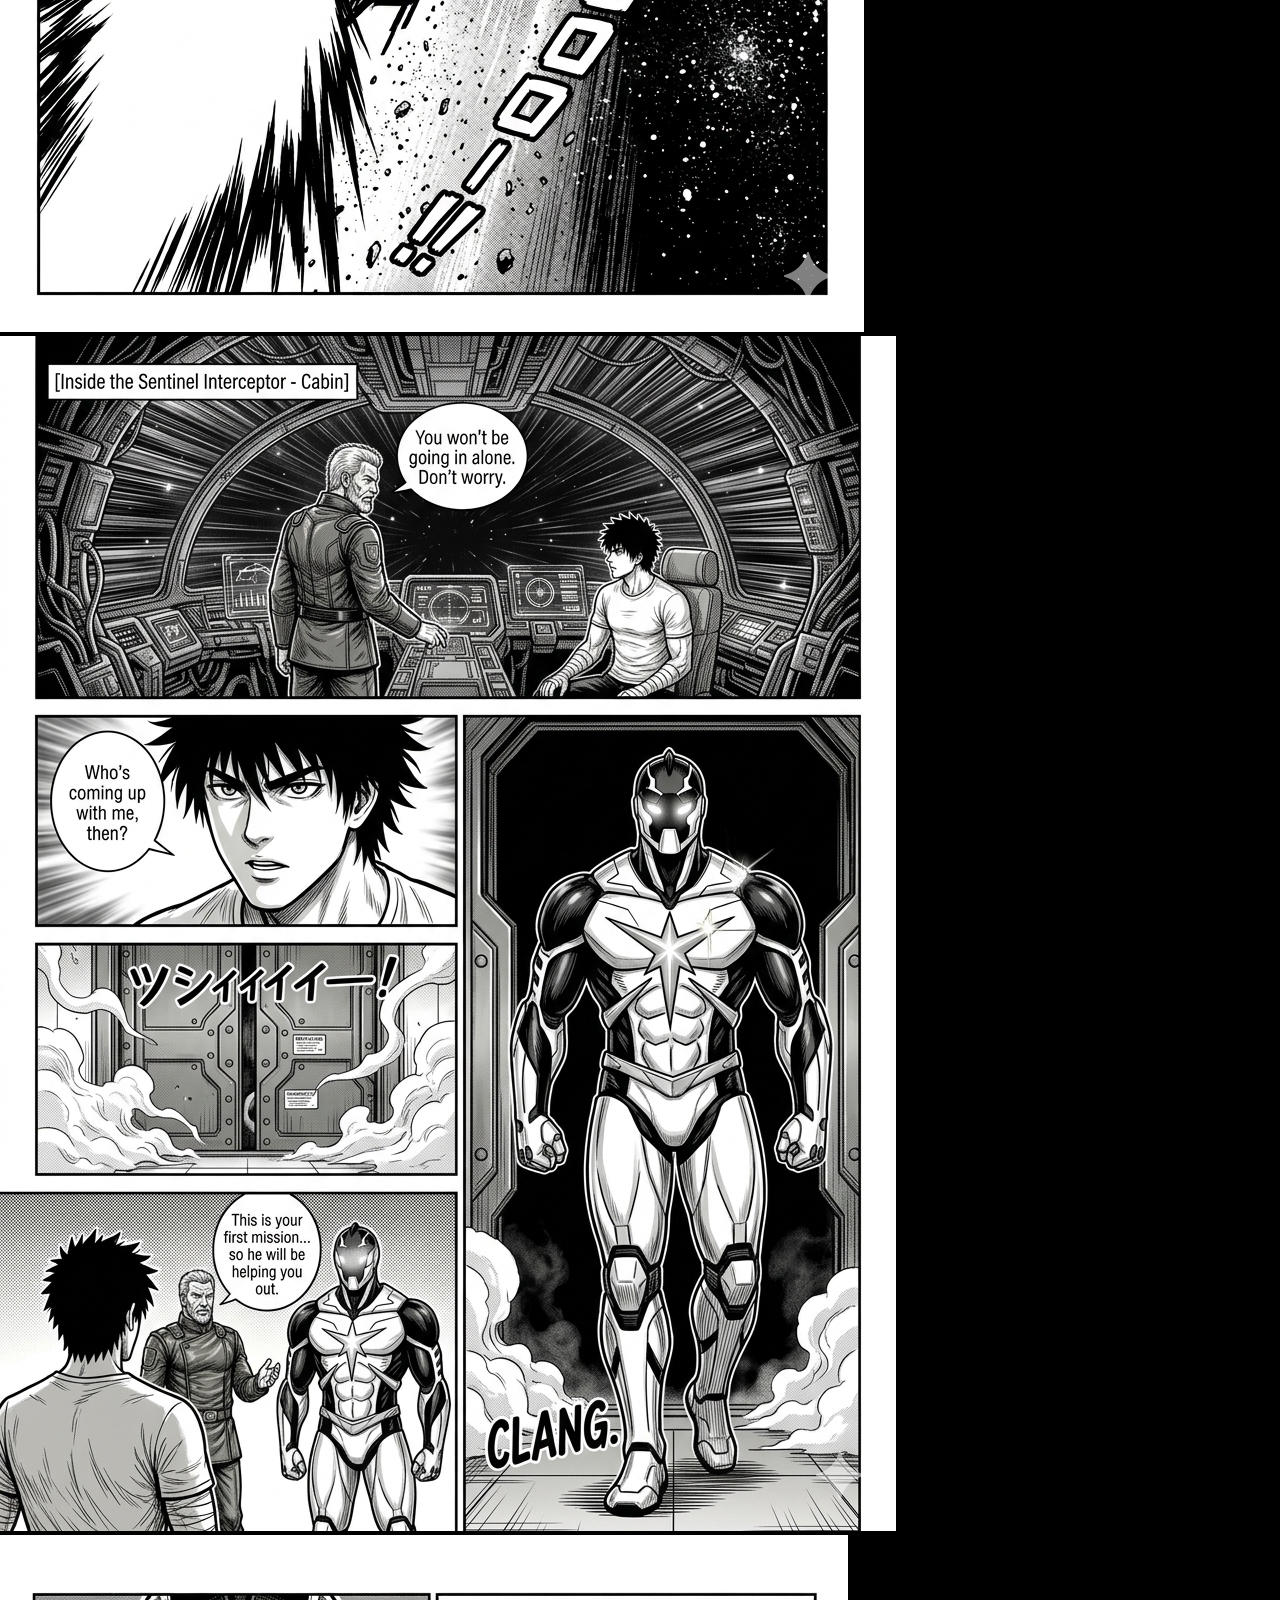
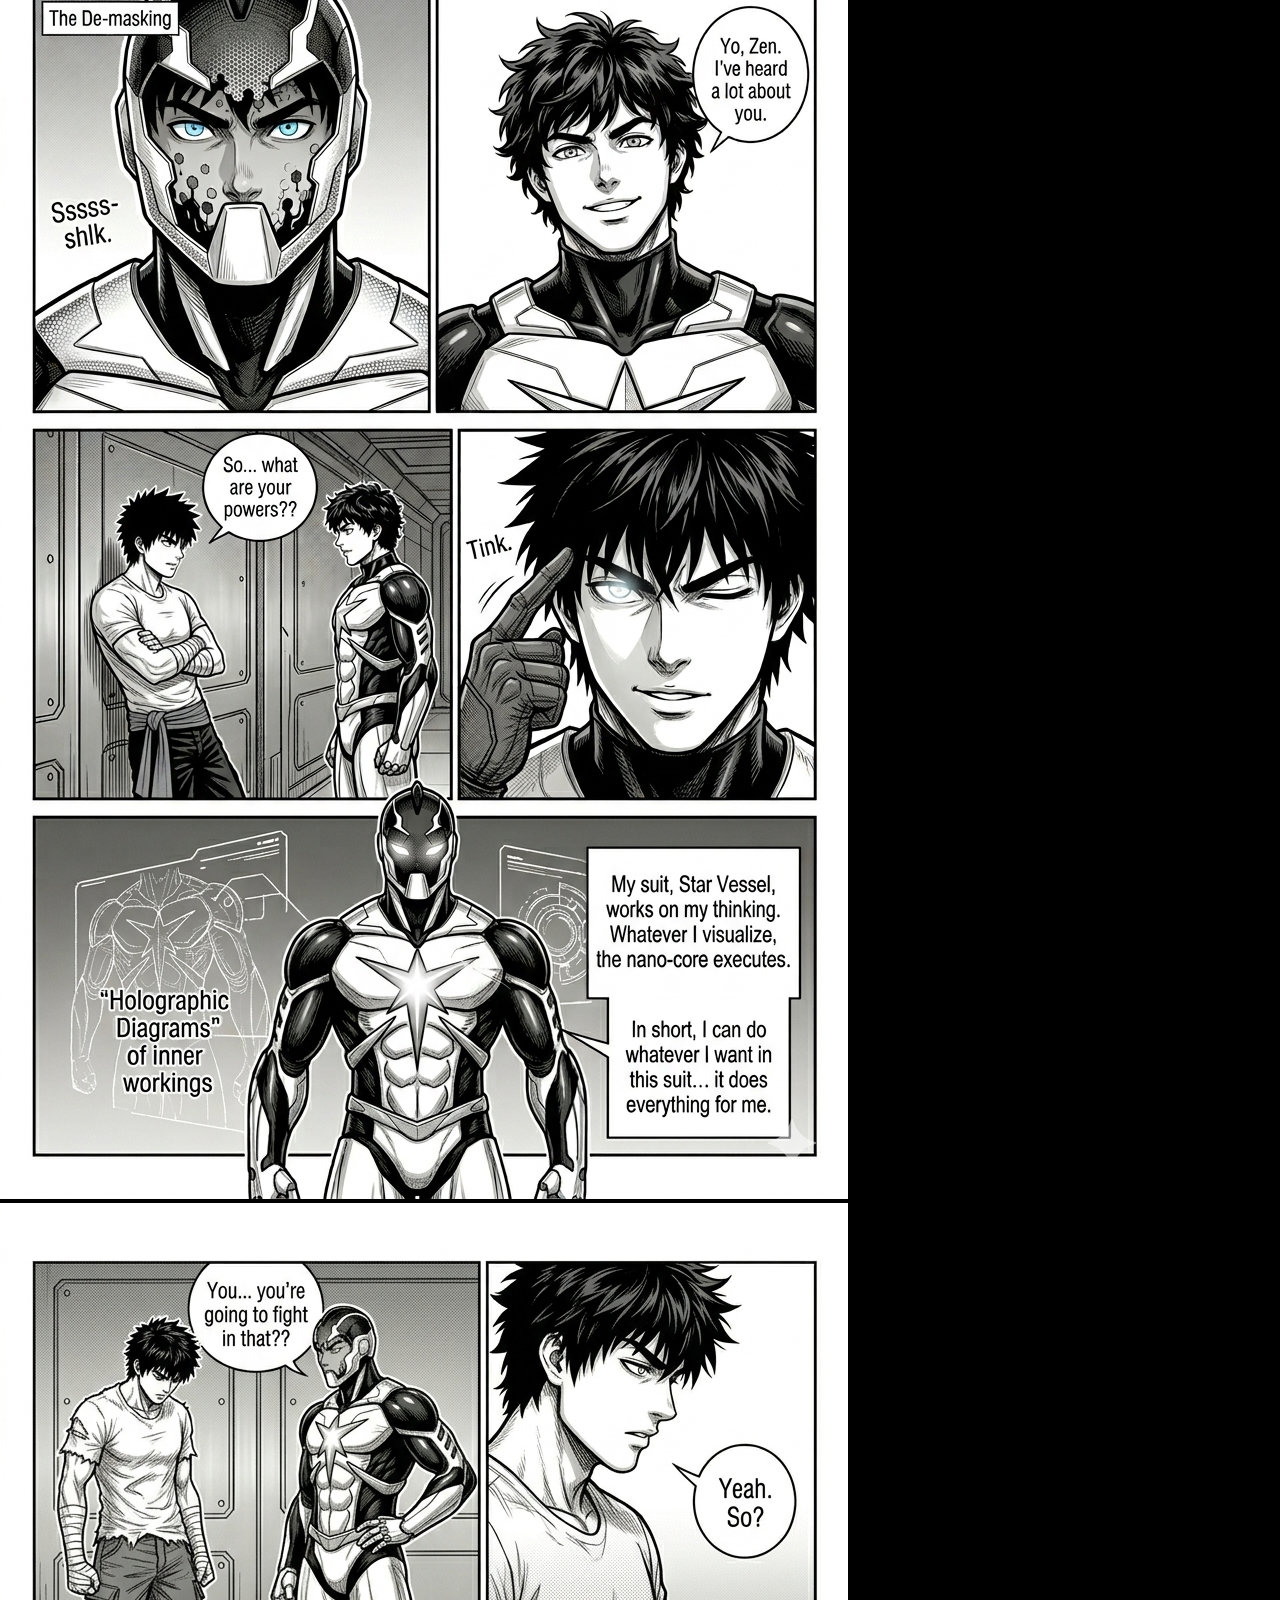
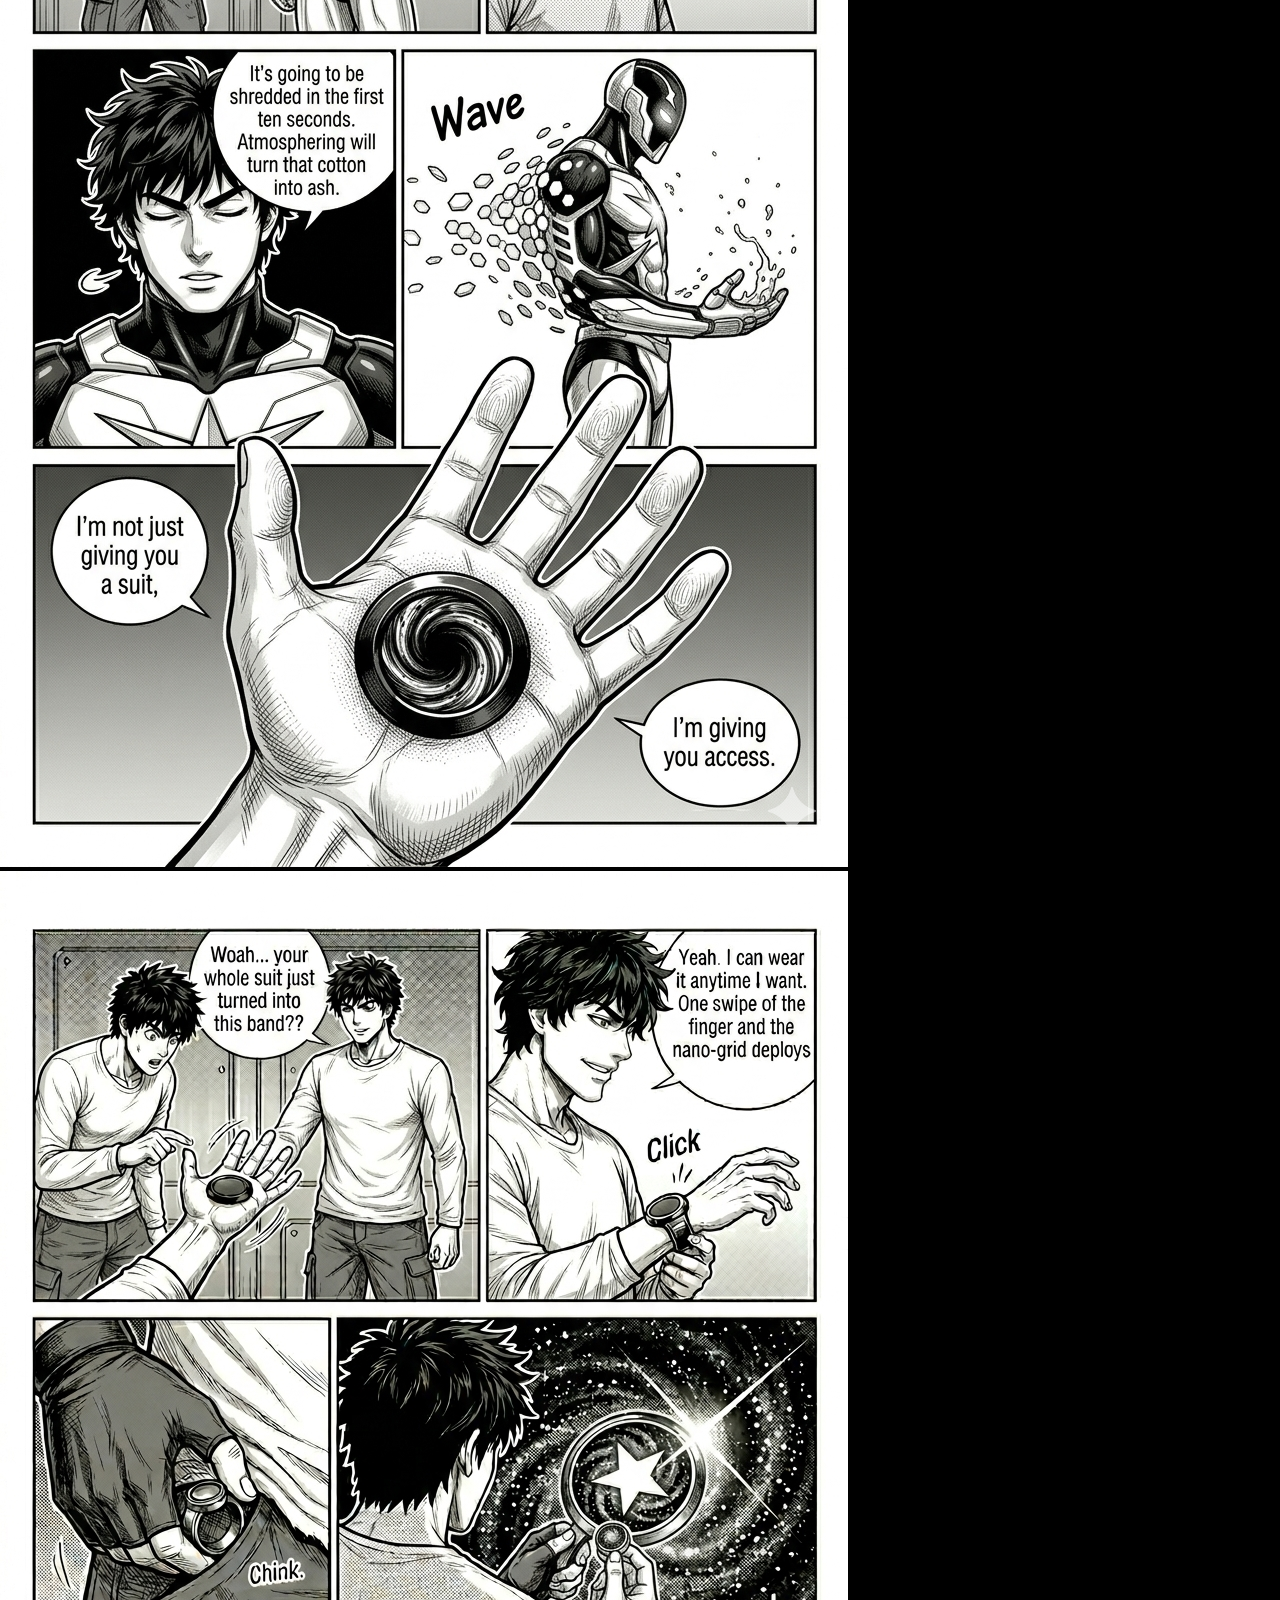
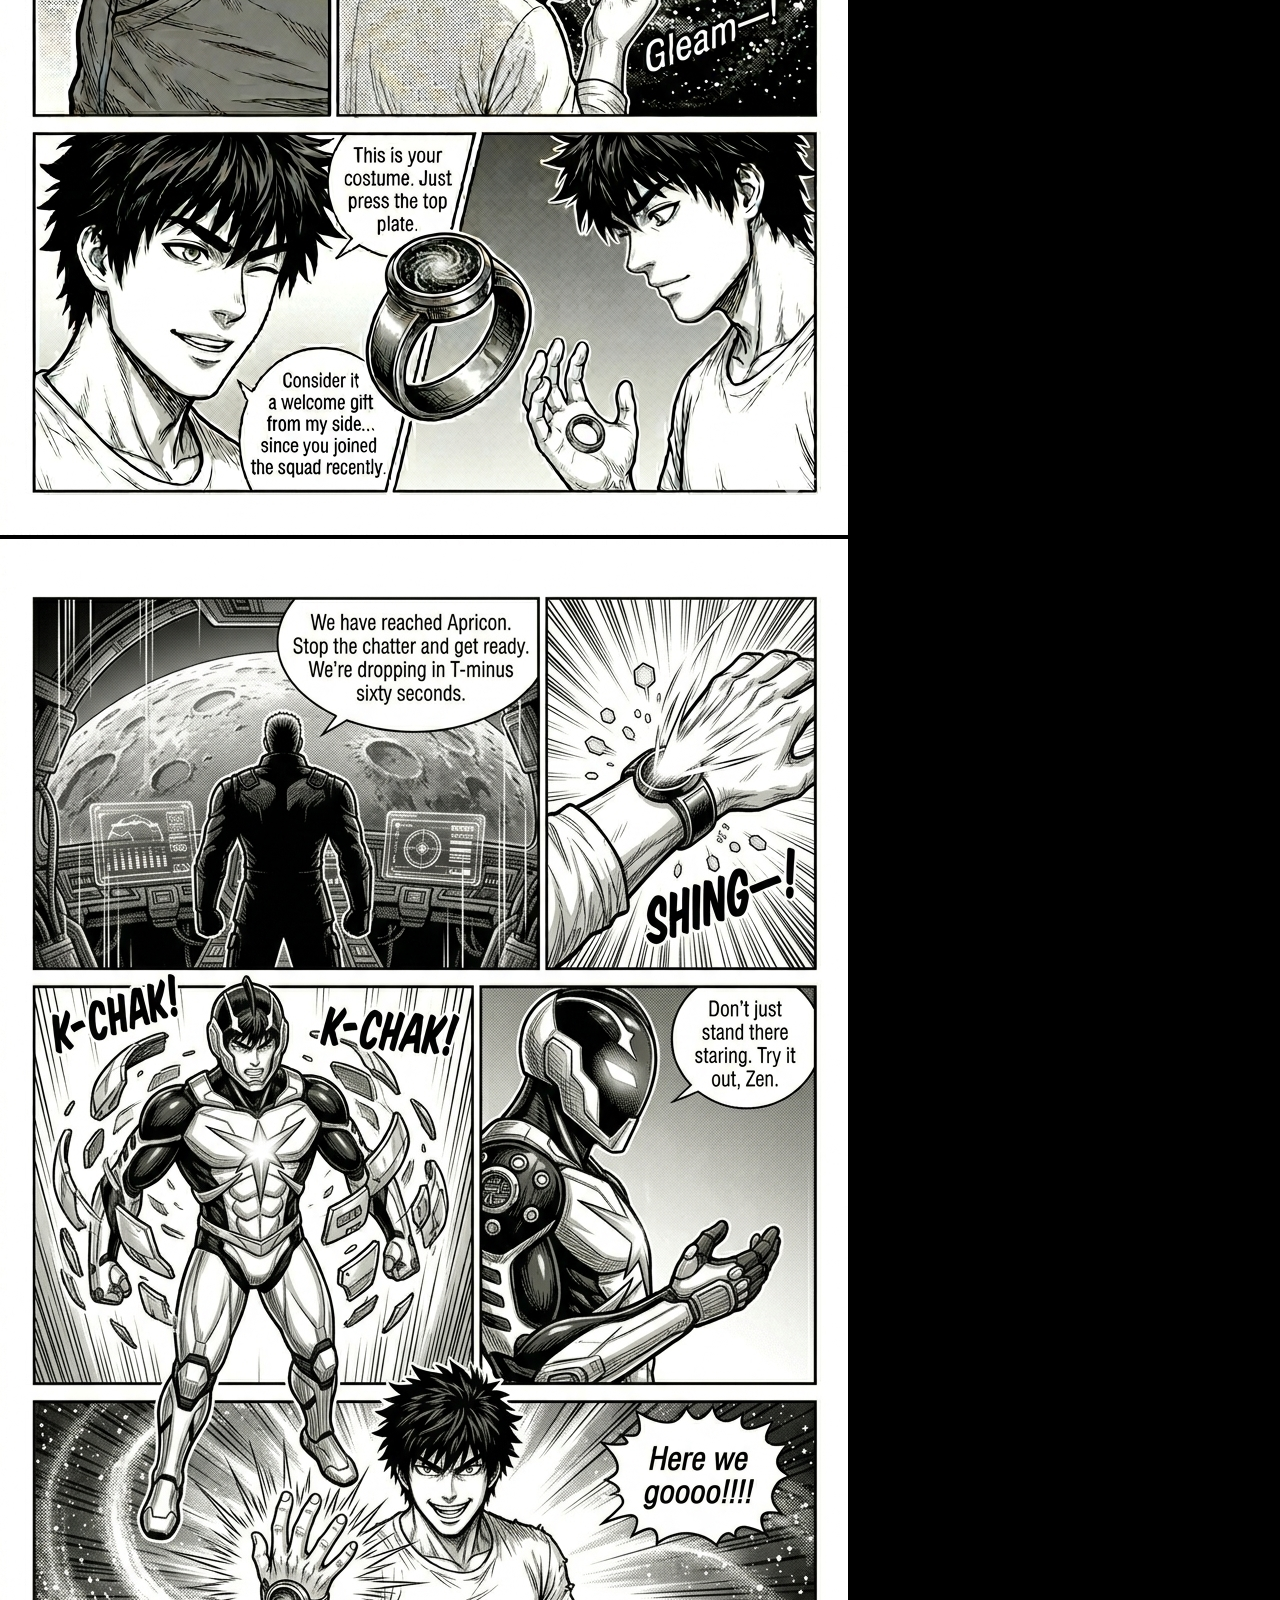
<file: chapter2.html>
<!DOCTYPE html>
<html lang="en">
<head>
    <meta charset="UTF-8">
    <meta name="viewport" content="width=device-width, initial-scale=1.0">
    <title>CH 02 | FRACTURE</title>
    <link rel="stylesheet" href="style.css">
</head>
<body style="background:#000; margin-bottom: 70px;">

    <div class="reader-wrap" id="manga-container">
        <div class="manga-page"><img src="assets/1775137363667.png" alt="Page 1"></div>
        <div class="manga-page"><img src="assets/1775211350680.png" alt="Page 2"></div>
        <div class="manga-page"><img src="assets/1775212048522.png" alt="Page 3"></div>
        <div class="manga-page"><img src="assets/1775212666306.png" alt="Page 4"></div>
        <div class="manga-page"><img src="assets/1775213431917.png" alt="Page 5"></div>
        <div class="manga-page"><img src="assets/1775214151380.png" alt="Page 6"></div>
        <div class="manga-page"><img src="assets/1775214169707.png" alt="Page 7"></div>
        <div class="manga-page"><img src="assets/1775214496518.png" alt="Page 8"></div>
        <div class="manga-page"><img src="chapter-2/1775216442785.png" alt="Page 9"></div>
        <div class="manga-page"><img src="chapter-2/1775217134136.png" alt="Page 10"></div>
        <div class="manga-page"><img src="chapter-2/1775217602643.png" alt="Page 11"></div>
        <div class="manga-page"><img src="chapter-2/1775218502030.png" alt="Page 12"></div>
        <div class="manga-page"><img src="chapter-2/1775218592227.png" alt="Page 13"></div>
        <div class="manga-page"><img src="chapter-2/1775219330177.png" alt="Page 14"></div>
        <div class="manga-page"><img src="chapter-2/1775219661867.png" alt="Page 15"></div>
        <div class="manga-page"><img src="chapter-2/1775220380337.png" alt="Page 16"></div>
        <div class="manga-page"><img src="chapter-2/1775220768233.png" alt="Page 17"></div>
        <div class="manga-page"><img src="chapter-2/1775221470778.png" alt="Page 18"></div>
        <div class="manga-page"><img src="chapter-2/1775238767191.png" alt="Page 19"></div>
        <div class="manga-page"><img src="chapter-2/1775239479286.png" alt="Page 20"></div>
        
        <div class="end-marker">SYSTEM_SHUTDOWN: CH 02 END</div>
        
        <div style="text-align: center; padding-bottom: 50px;">
            <a href="index.html" class="back-btn">RETURN TO HUB</a>
        </div>
    </div>

    <div class="progress-container">
        <div class="progress-bar-bg">
            <div id="progress-fill"></div>
        </div>
        <div id="page-counter">DATA_SCAN: PAGE 1 / 20</div>
    </div>

    <script>
        const fill = document.getElementById('progress-fill');
        const counter = document.getElementById('page-counter');
        const pages = document.querySelectorAll('.manga-page');
        const totalPages = pages.length;

        window.addEventListener('scroll', () => {
            let current = 1;
            const screenMid = window.innerHeight / 2;

            pages.forEach((page, index) => {
                const rect = page.getBoundingClientRect();
                // If the middle of the screen is inside this page
                if (rect.top < screenMid && rect.bottom > screenMid) {
                    current = index + 1;
                }
            });

            // Update HUD
            counter.innerText = `DATA_SCAN: PAGE ${current} / ${totalPages}`;
            const percentage = (current / totalPages) * 100;
            fill.style.width = percentage + "%";
        });
    </script>

</body>
</html>
</file>
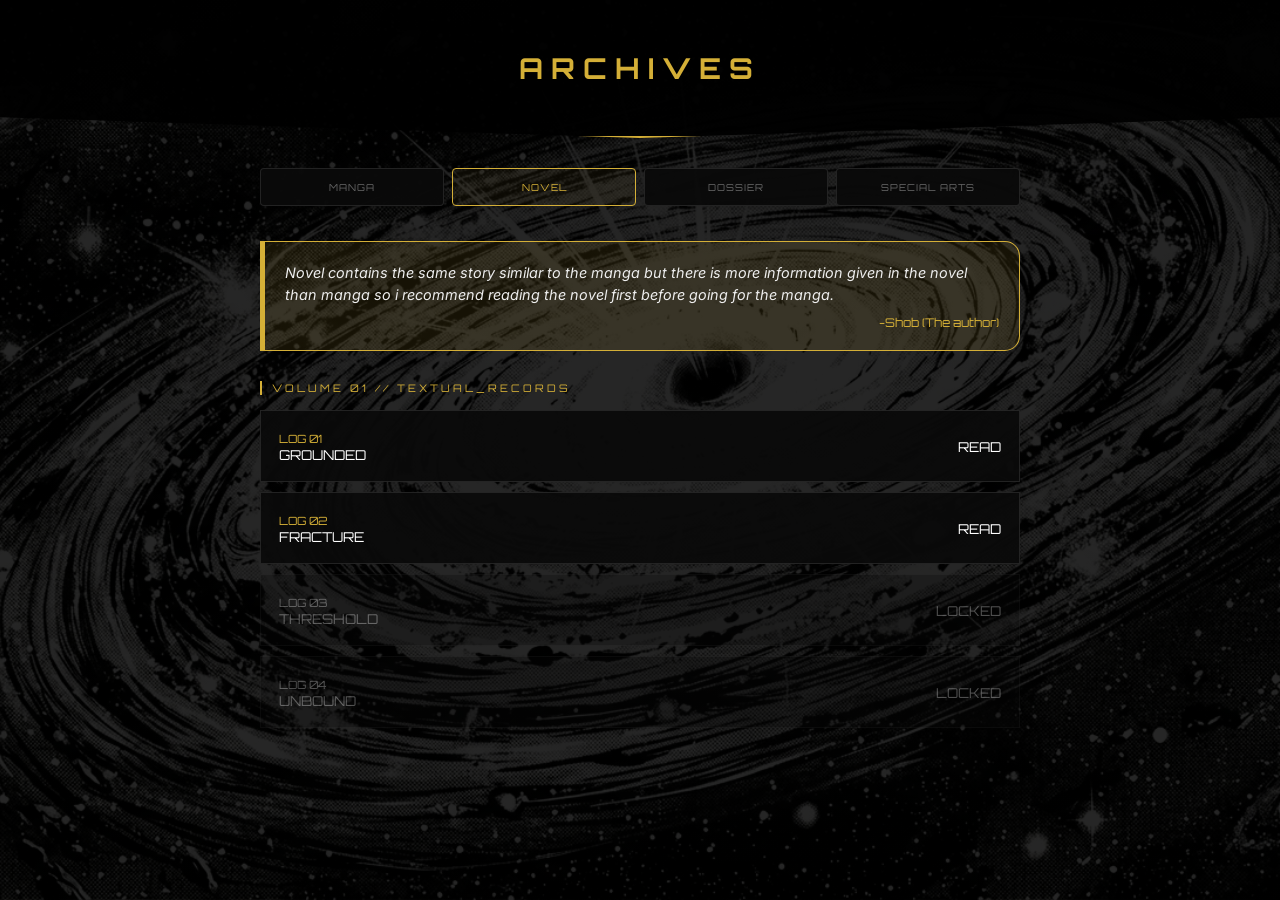
<file: novel-hub.html>
<!DOCTYPE html>
<html lang="en">
<head>
    <meta charset="UTF-8"><meta name="viewport" content="width=device-width, initial-scale=1.0">
    <title>TRANSCENDED | ARCHIVES</title>
    <link rel="stylesheet" href="style.css">
</head>
<body>
    <header><h1>ARCHIVES</h1></header>
    <div class="container">
        <nav class="nav-tabs">
            <a href="index.html" class="nav-btn">MANGA</a>
            <a href="novel-hub.html" class="nav-btn active">NOVEL</a>
            <a href="profiles.html" class="nav-btn">DOSSIER</a>
            <a href="#" class="nav-btn" onclick="lockAlert()">SPECIAL ARTS</a>
        </nav>
        <div class="author-note">
            <p>Novel contains the same story similar to the manga but there is more information given in the novel than manga so i recommend reading the novel first before going for the manga.</p>
            <span>-Shob (The author)</span>
        </div>
        <div style="color:var(--gold); font-family:'Orbitron'; letter-spacing:3px; margin-bottom:15px; font-size:0.65rem; border-left: 2px solid var(--gold); padding-left: 10px;">VOLUME 01 // TEXTUAL_RECORDS</div>
        <div class="ch-list">
            <a href="novel1.html" class="ch-link"><div><small style="color:var(--gold)">LOG 01</small><br>GROUNDED</div><span>READ</span></a>
            <a href="novel2.html" class="ch-link"><div><small style="color:var(--gold)">LOG 02</small><br>FRACTURE</div><span>READ</span></a>
            <a href="#" class="ch-link" style="opacity:0.3" onclick="soonAlert()"><div><small>LOG 03</small><br>THRESHOLD</div><span>LOCKED</span></a>
            <a href="#" class="ch-link" style="opacity:0.3" onclick="soonAlert()"><div><small>LOG 04</small><br>UNBOUND</div><span>LOCKED</span></a>
        </div>
    </div>
    <div id="overlay-box"><div class="alert-card"><h2 id="alert-title"></h2><p id="alert-msg"></p><a href="#" class="back-btn" onclick="closeAlert()">DISMISS</a></div></div>
    <script>
        const box = document.getElementById('overlay-box');
        function showAlert(h, m) { document.getElementById('alert-title').innerText = h; document.getElementById('alert-msg').innerText = m; box.style.display = 'flex'; }
        function closeAlert() { box.style.display = 'none'; }
        function lockAlert() { showAlert("[!] ENCRYPTION ACTIVE", "Special arts will unlock after Volume 1 is finished!!"); }
        function soonAlert() { showAlert("[!] COMING SOON", "Transmission currently encrypted."); }
    </script>
</body>
</html>
</file>
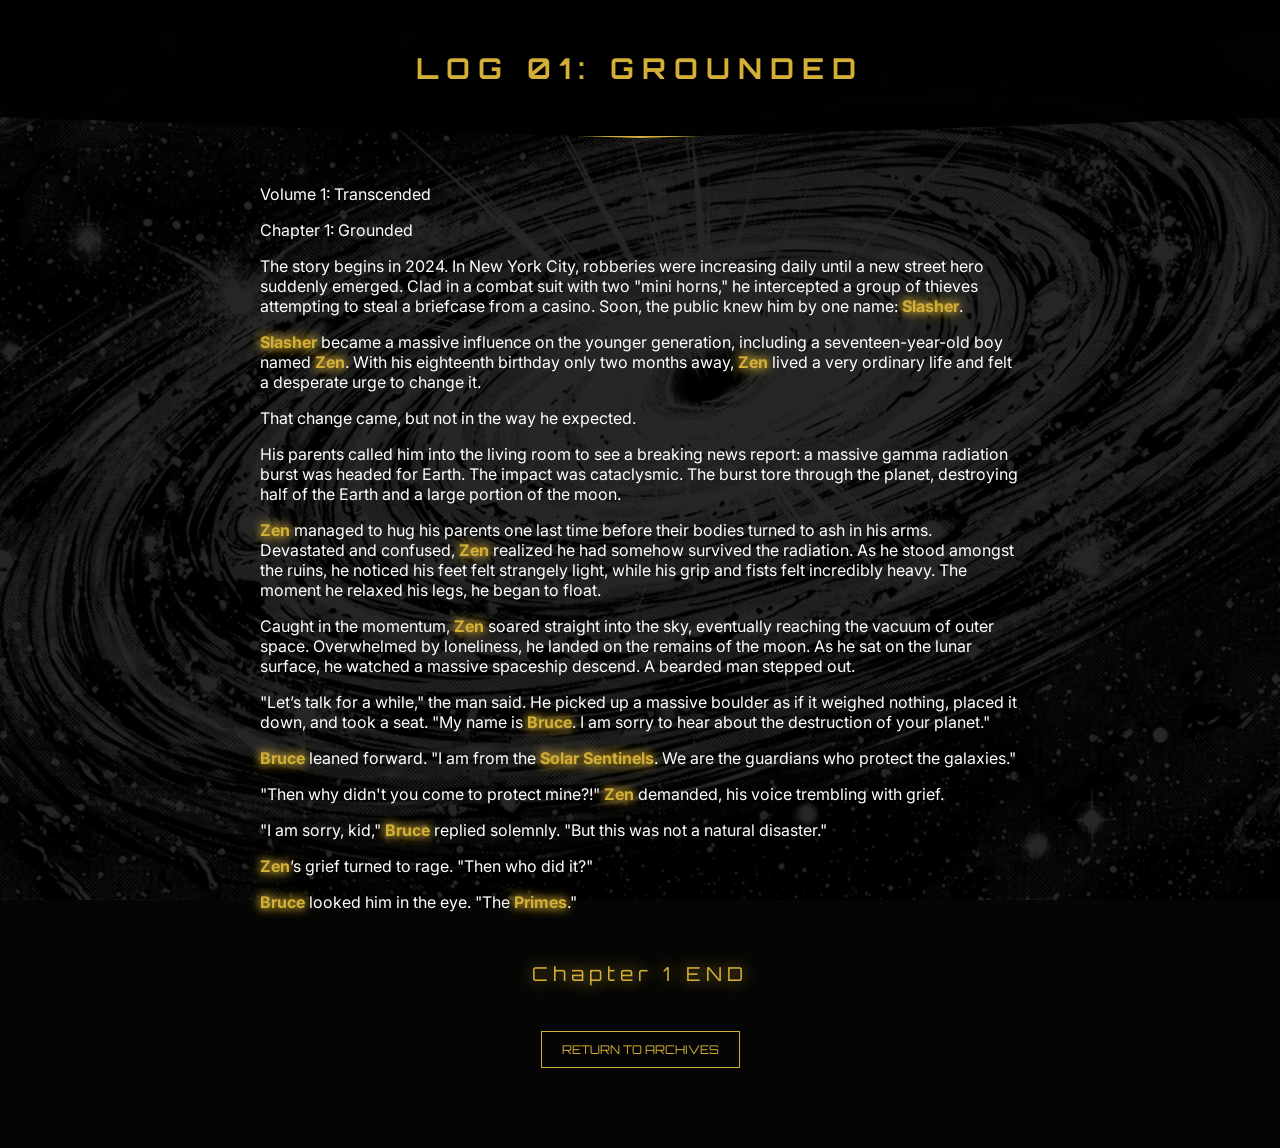
<file: novel1.html>
<!DOCTYPE html>
<html lang="en">
<head>
    <meta charset="UTF-8">
    <meta name="viewport" content="width=device-width, initial-scale=1.0">
    <title>LOG 01 | GROUNDED</title>
    <link rel="stylesheet" href="style.css">
</head>
<body>

    <header>
        <h1>LOG 01: GROUNDED</h1>
    </header>

    <div class="container">
        <div class="novel-text">
            <p>Volume 1: Transcended</p>
            <p>Chapter 1: Grounded</p>
            
            <p>The story begins in 2024. In New York City, robberies were increasing daily until a new street hero suddenly emerged. Clad in a combat suit with two "mini horns," he intercepted a group of thieves attempting to steal a briefcase from a casino. Soon, the public knew him by one name: <span class="glow-name">Slasher</span>.</p>
            
            <p><span class="glow-name">Slasher</span> became a massive influence on the younger generation, including a seventeen-year-old boy named <span class="glow-name">Zen</span>. With his eighteenth birthday only two months away, <span class="glow-name">Zen</span> lived a very ordinary life and felt a desperate urge to change it.</p>
            
            <p>That change came, but not in the way he expected.</p>
            
            <p>His parents called him into the living room to see a breaking news report: a massive gamma radiation burst was headed for Earth. The impact was cataclysmic. The burst tore through the planet, destroying half of the Earth and a large portion of the moon.</p>
            
            <p><span class="glow-name">Zen</span> managed to hug his parents one last time before their bodies turned to ash in his arms. Devastated and confused, <span class="glow-name">Zen</span> realized he had somehow survived the radiation. As he stood amongst the ruins, he noticed his feet felt strangely light, while his grip and fists felt incredibly heavy. The moment he relaxed his legs, he began to float.</p>
            
            <p>Caught in the momentum, <span class="glow-name">Zen</span> soared straight into the sky, eventually reaching the vacuum of outer space. Overwhelmed by loneliness, he landed on the remains of the moon. As he sat on the lunar surface, he watched a massive spaceship descend. A bearded man stepped out.</p>
            
            <p>"Let’s talk for a while," the man said. He picked up a massive boulder as if it weighed nothing, placed it down, and took a seat. "My name is <span class="glow-name">Bruce</span>. I am sorry to hear about the destruction of your planet."</p>
            
            <p><span class="glow-name">Bruce</span> leaned forward. "I am from the <span class="glow-name">Solar Sentinels</span>. We are the guardians who protect the galaxies."</p>
            
            <p>"Then why didn't you come to protect mine?!" <span class="glow-name">Zen</span> demanded, his voice trembling with grief.</p>
            
            <p>"I am sorry, kid," <span class="glow-name">Bruce</span> replied solemnly. "But this was not a natural disaster."</p>
            
            <p><span class="glow-name">Zen</span>’s grief turned to rage. "Then who did it?"</p>
            
            <p><span class="glow-name">Bruce</span> looked him in the eye. "The <span class="glow-name">Primes</span>."</p>
            
            <p class="ch-end">Chapter 1 END</p>
        </div>

        <div style="text-align: center; margin-top: 30px; margin-bottom: 50px;">
            <a href="novel-hub.html" class="back-btn">RETURN TO ARCHIVES</a>
        </div>
    </div>

</body>
</html>
</file>
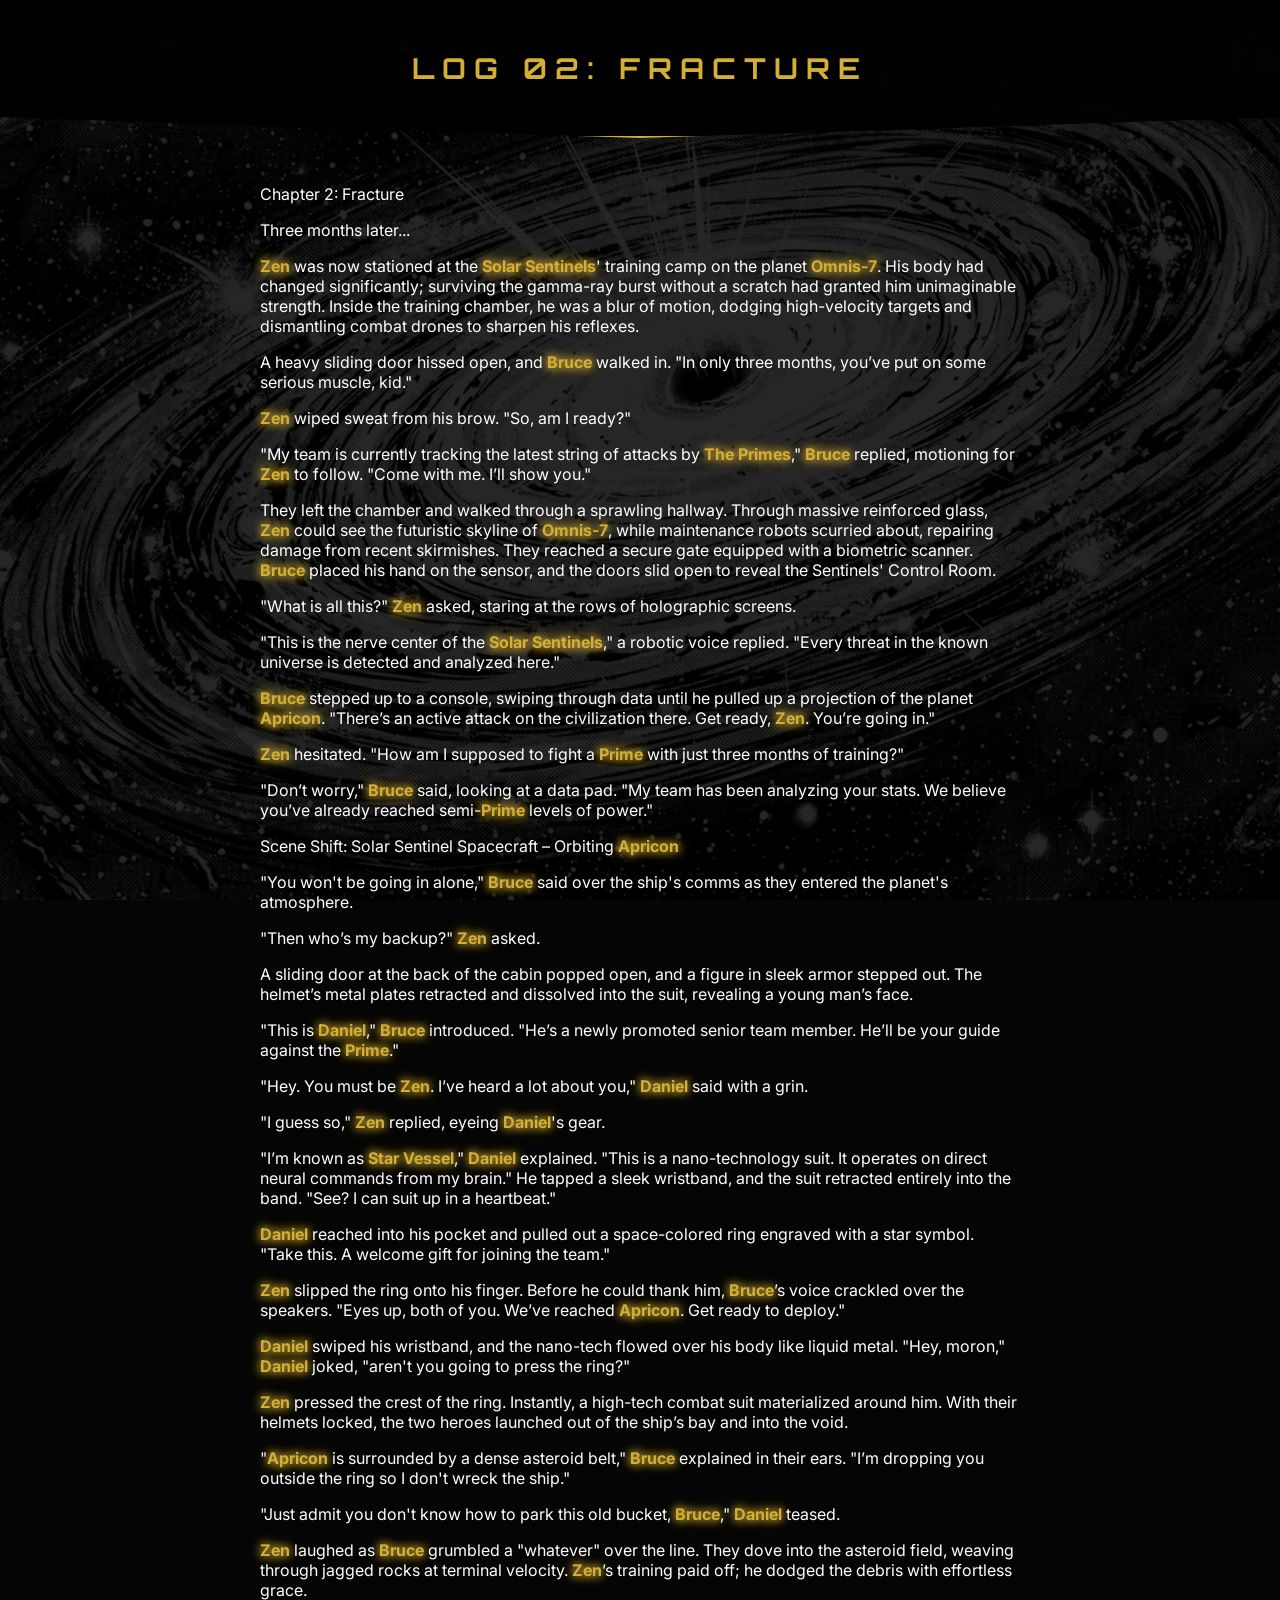
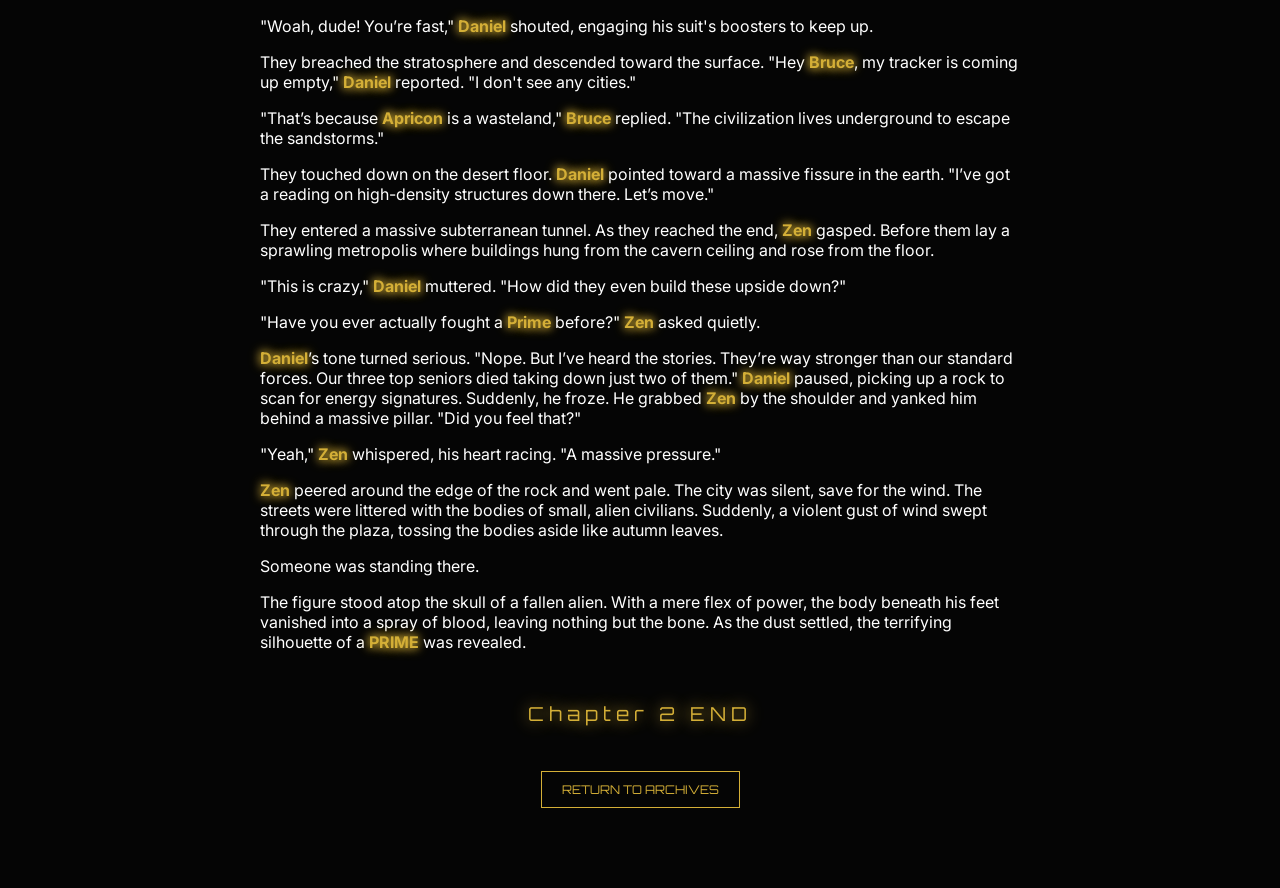
<file: novel2.html>
<!DOCTYPE html>
<html lang="en">
<head>
    <meta charset="UTF-8">
    <meta name="viewport" content="width=device-width, initial-scale=1.0">
    <title>LOG 02 | FRACTURE</title>
    <link rel="stylesheet" href="style.css">
</head>
<body>

    <header>
        <h1>LOG 02: FRACTURE</h1>
    </header>

    <div class="container">
        <div class="novel-text">
            <p>Chapter 2: Fracture</p>
            <p>Three months later...</p>
            <p><span class="glow-name">Zen</span> was now stationed at the <span class="glow-name">Solar Sentinels</span>' training camp on the planet <span class="glow-name">Omnis-7</span>. His body had changed significantly; surviving the gamma-ray burst without a scratch had granted him unimaginable strength. Inside the training chamber, he was a blur of motion, dodging high-velocity targets and dismantling combat drones to sharpen his reflexes.</p>
            <p>A heavy sliding door hissed open, and <span class="glow-name">Bruce</span> walked in. "In only three months, you’ve put on some serious muscle, kid."</p>
            <p><span class="glow-name">Zen</span> wiped sweat from his brow. "So, am I ready?"</p>
            <p>"My team is currently tracking the latest string of attacks by <span class="glow-name">The Primes</span>," <span class="glow-name">Bruce</span> replied, motioning for <span class="glow-name">Zen</span> to follow. "Come with me. I’ll show you."</p>
            <p>They left the chamber and walked through a sprawling hallway. Through massive reinforced glass, <span class="glow-name">Zen</span> could see the futuristic skyline of <span class="glow-name">Omnis-7</span>, while maintenance robots scurried about, repairing damage from recent skirmishes. They reached a secure gate equipped with a biometric scanner. <span class="glow-name">Bruce</span> placed his hand on the sensor, and the doors slid open to reveal the Sentinels' Control Room.</p>
            <p>"What is all this?" <span class="glow-name">Zen</span> asked, staring at the rows of holographic screens.</p>
            <p>"This is the nerve center of the <span class="glow-name">Solar Sentinels</span>," a robotic voice replied. "Every threat in the known universe is detected and analyzed here."</p>
            <p><span class="glow-name">Bruce</span> stepped up to a console, swiping through data until he pulled up a projection of the planet <span class="glow-name">Apricon</span>. "There’s an active attack on the civilization there. Get ready, <span class="glow-name">Zen</span>. You’re going in."</p>
            <p><span class="glow-name">Zen</span> hesitated. "How am I supposed to fight a <span class="glow-name">Prime</span> with just three months of training?"</p>
            <p>"Don’t worry," <span class="glow-name">Bruce</span> said, looking at a data pad. "My team has been analyzing your stats. We believe you’ve already reached semi-<span class="glow-name">Prime</span> levels of power."</p>
            <p>Scene Shift: Solar Sentinel Spacecraft – Orbiting <span class="glow-name">Apricon</span></p>
            <p>"You won't be going in alone," <span class="glow-name">Bruce</span> said over the ship's comms as they entered the planet's atmosphere.</p>
            <p>"Then who’s my backup?" <span class="glow-name">Zen</span> asked.</p>
            <p>A sliding door at the back of the cabin popped open, and a figure in sleek armor stepped out. The helmet’s metal plates retracted and dissolved into the suit, revealing a young man’s face.</p>
            <p>"This is <span class="glow-name">Daniel</span>," <span class="glow-name">Bruce</span> introduced. "He’s a newly promoted senior team member. He’ll be your guide against the <span class="glow-name">Prime</span>."</p>
            <p>"Hey. You must be <span class="glow-name">Zen</span>. I’ve heard a lot about you," <span class="glow-name">Daniel</span> said with a grin.</p>
            <p>"I guess so," <span class="glow-name">Zen</span> replied, eyeing <span class="glow-name">Daniel</span>'s gear.</p>
            <p>"I’m known as <span class="glow-name">Star Vessel</span>," <span class="glow-name">Daniel</span> explained. "This is a nano-technology suit. It operates on direct neural commands from my brain." He tapped a sleek wristband, and the suit retracted entirely into the band. "See? I can suit up in a heartbeat."</p>
            <p><span class="glow-name">Daniel</span> reached into his pocket and pulled out a space-colored ring engraved with a star symbol. "Take this. A welcome gift for joining the team."</p>
            <p><span class="glow-name">Zen</span> slipped the ring onto his finger. Before he could thank him, <span class="glow-name">Bruce</span>’s voice crackled over the speakers. "Eyes up, both of you. We’ve reached <span class="glow-name">Apricon</span>. Get ready to deploy."</p>
            <p><span class="glow-name">Daniel</span> swiped his wristband, and the nano-tech flowed over his body like liquid metal. "Hey, moron," <span class="glow-name">Daniel</span> joked, "aren't you going to press the ring?"</p>
            <p><span class="glow-name">Zen</span> pressed the crest of the ring. Instantly, a high-tech combat suit materialized around him. With their helmets locked, the two heroes launched out of the ship’s bay and into the void.</p>
            <p>"<span class="glow-name">Apricon</span> is surrounded by a dense asteroid belt," <span class="glow-name">Bruce</span> explained in their ears. "I’m dropping you outside the ring so I don't wreck the ship."</p>
            <p>"Just admit you don't know how to park this old bucket, <span class="glow-name">Bruce</span>," <span class="glow-name">Daniel</span> teased.</p>
            <p><span class="glow-name">Zen</span> laughed as <span class="glow-name">Bruce</span> grumbled a "whatever" over the line. They dove into the asteroid field, weaving through jagged rocks at terminal velocity. <span class="glow-name">Zen</span>’s training paid off; he dodged the debris with effortless grace.</p>
            <p>"Woah, dude! You’re fast," <span class="glow-name">Daniel</span> shouted, engaging his suit's boosters to keep up.</p>
            <p>They breached the stratosphere and descended toward the surface. "Hey <span class="glow-name">Bruce</span>, my tracker is coming up empty," <span class="glow-name">Daniel</span> reported. "I don't see any cities."</p>
            <p>"That’s because <span class="glow-name">Apricon</span> is a wasteland," <span class="glow-name">Bruce</span> replied. "The civilization lives underground to escape the sandstorms."</p>
            <p>They touched down on the desert floor. <span class="glow-name">Daniel</span> pointed toward a massive fissure in the earth. "I’ve got a reading on high-density structures down there. Let’s move."</p>
            <p>They entered a massive subterranean tunnel. As they reached the end, <span class="glow-name">Zen</span> gasped. Before them lay a sprawling metropolis where buildings hung from the cavern ceiling and rose from the floor.</p>
            <p>"This is crazy," <span class="glow-name">Daniel</span> muttered. "How did they even build these upside down?"</p>
            <p>"Have you ever actually fought a <span class="glow-name">Prime</span> before?" <span class="glow-name">Zen</span> asked quietly.</p>
            <p><span class="glow-name">Daniel</span>’s tone turned serious. "Nope. But I’ve heard the stories. They’re way stronger than our standard forces. Our three top seniors died taking down just two of them." <span class="glow-name">Daniel</span> paused, picking up a rock to scan for energy signatures. Suddenly, he froze. He grabbed <span class="glow-name">Zen</span> by the shoulder and yanked him behind a massive pillar. "Did you feel that?"</p>
            <p>"Yeah," <span class="glow-name">Zen</span> whispered, his heart racing. "A massive pressure."</p>
            <p><span class="glow-name">Zen</span> peered around the edge of the rock and went pale. The city was silent, save for the wind. The streets were littered with the bodies of small, alien civilians. Suddenly, a violent gust of wind swept through the plaza, tossing the bodies aside like autumn leaves.</p>
            <p>Someone was standing there.</p>
            <p>The figure stood atop the skull of a fallen alien. With a mere flex of power, the body beneath his feet vanished into a spray of blood, leaving nothing but the bone. As the dust settled, the terrifying silhouette of a <span class="glow-name">PRIME</span> was revealed.</p>
            
            <p class="ch-end">Chapter 2 END</p>
        </div>

        <div style="text-align: center; margin-top: 30px; margin-bottom: 50px;">
            <a href="novel-hub.html" class="back-btn">RETURN TO ARCHIVES</a>
        </div>
    </div>

</body>
</html>
</file>
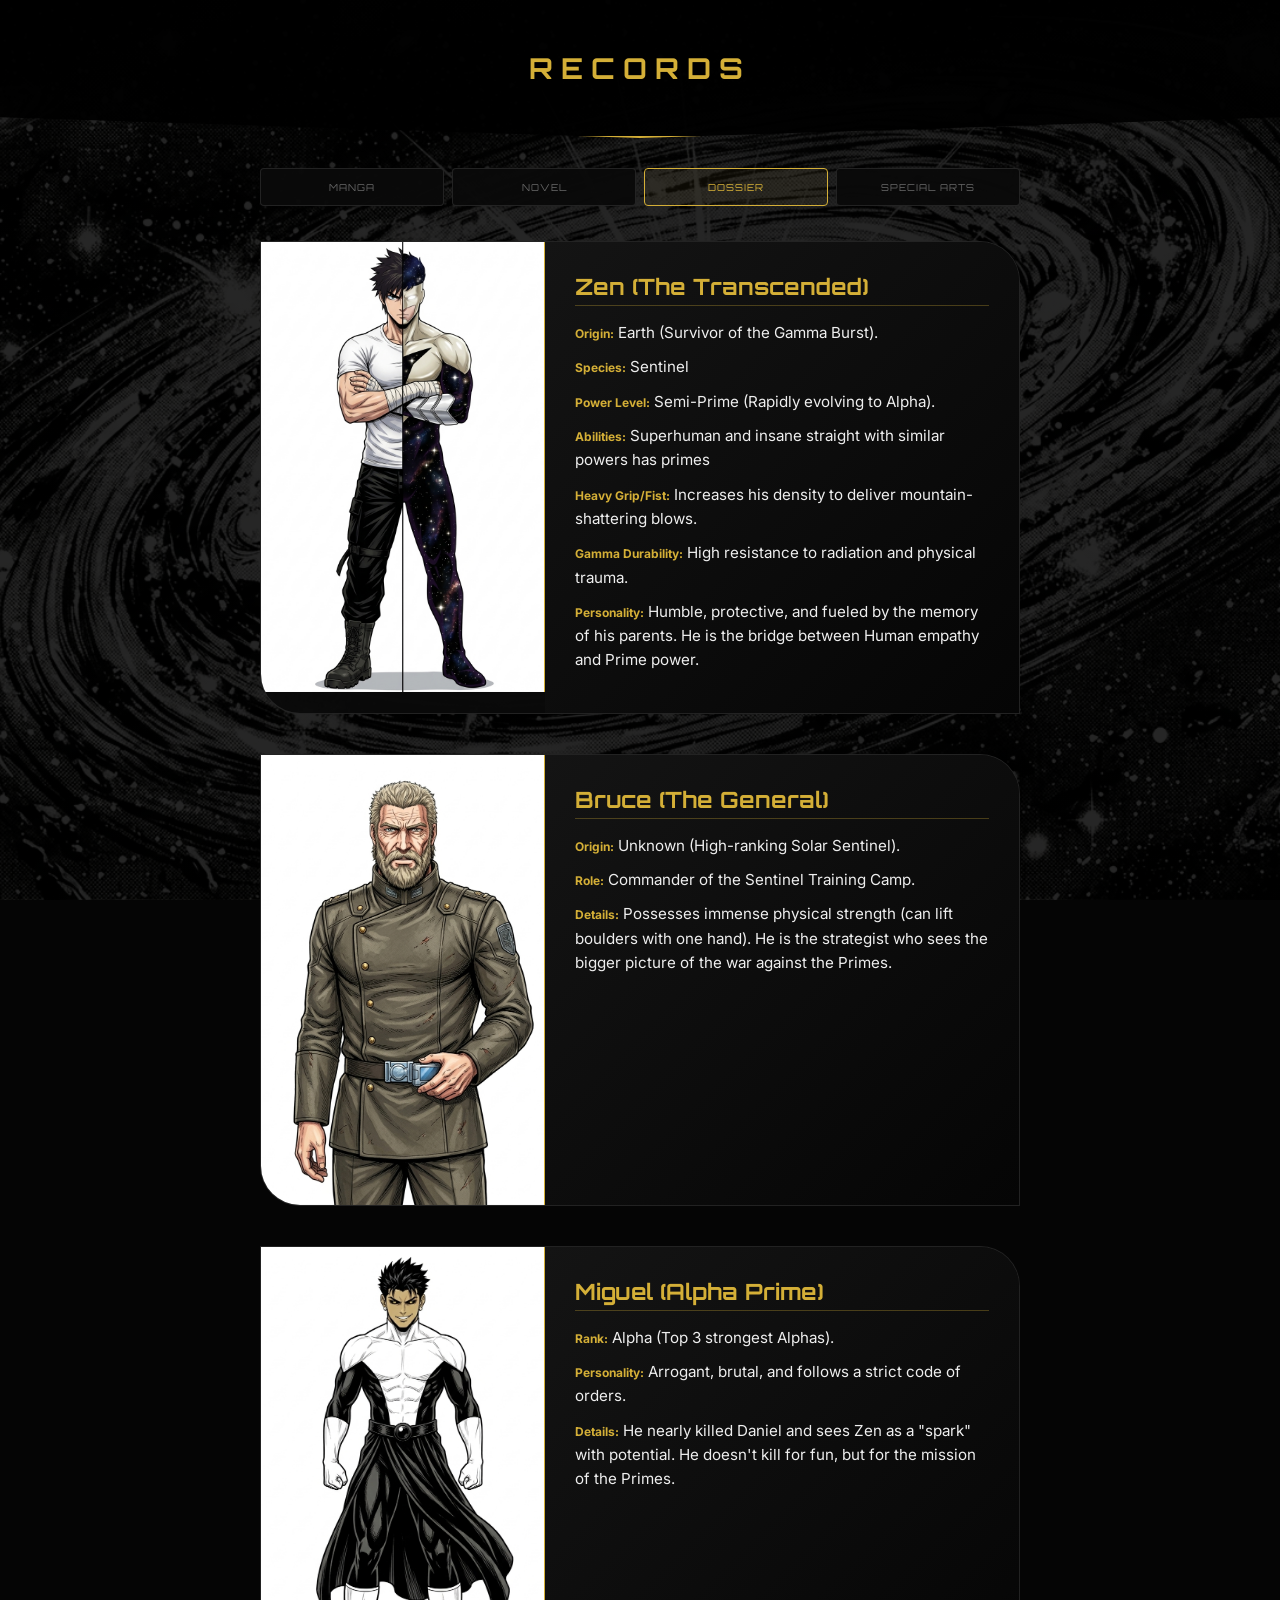
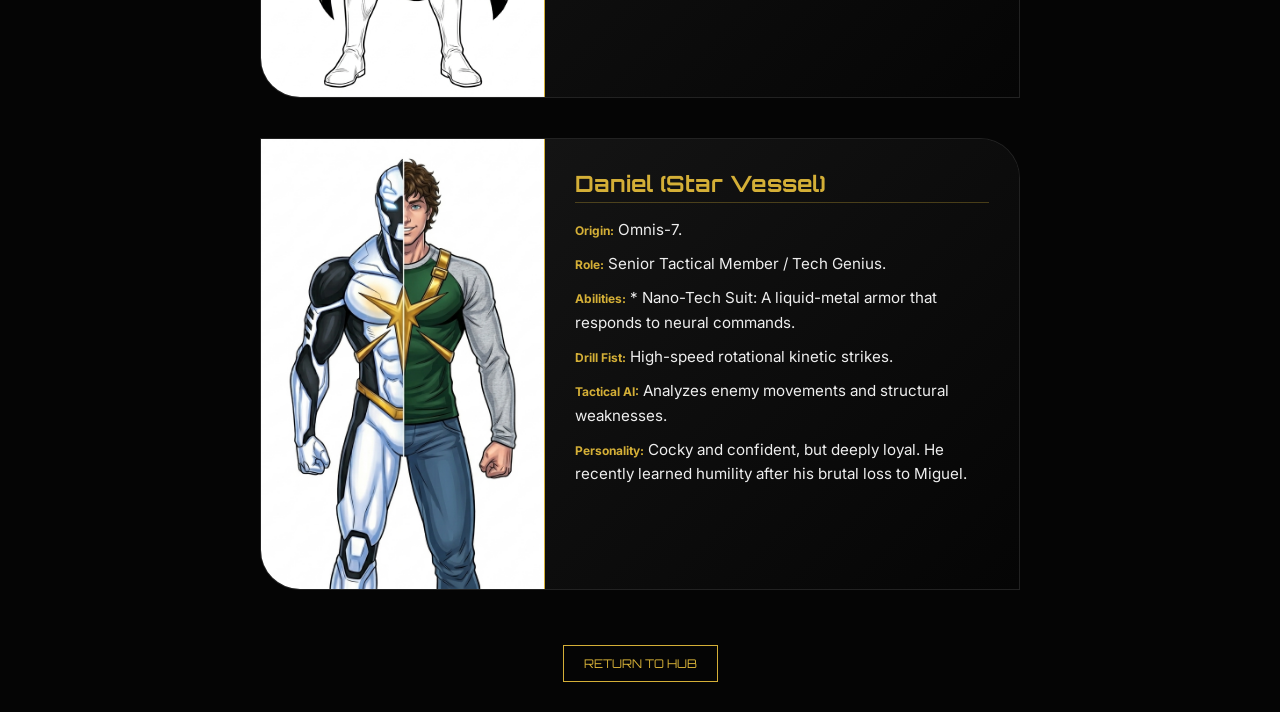
<file: profiles.html>
<!DOCTYPE html>
<html lang="en">
<head>
    <meta charset="UTF-8"><meta name="viewport" content="width=device-width, initial-scale=1.0">
    <title>Dossier | TRANSCENDED</title>
    <link rel="stylesheet" href="style.css">
</head>
<body>
    <header><h1>RECORDS</h1></header>
    <div class="container">
        <nav class="nav-tabs">
            <a href="index.html" class="nav-btn">MANGA</a>
            <a href="novel-hub.html" class="nav-btn">NOVEL</a>
            <a href="profiles.html" class="nav-btn active">DOSSIER</a>
            <a href="#" class="nav-btn" onclick="lockAlert()">SPECIAL ARTS</a>
        </nav>
        <div class="profile-card">
            <div class="profile-img" style="background-image: url('assets/1775305081896.png');"></div>
            <div class="profile-info">
                <h2>Zen (The Transcended)</h2>
                <p><b>Origin:</b> Earth (Survivor of the Gamma Burst).</p>
                <p><b>Species:</b> Sentinel</p>
                <p><b>Power Level:</b> Semi-Prime (Rapidly evolving to Alpha).</p>
                <p><b>Abilities:</b> Superhuman and insane straight with similar powers has primes</p>
                <p><b>Heavy Grip/Fist:</b> Increases his density to deliver mountain-shattering blows.</p>
                <p><b>Gamma Durability:</b> High resistance to radiation and physical trauma.</p>
                <p><b>Personality:</b> Humble, protective, and fueled by the memory of his parents. He is the bridge between Human empathy and Prime power.</p>
            </div>
        </div>
        <div class="profile-card">
            <div class="profile-img" style="background-image: url('assets/1775156818285.png');"></div>
            <div class="profile-info">
                <h2>Bruce (The General)</h2>
                <p><b>Origin:</b> Unknown (High-ranking Solar Sentinel).</p>
                <p><b>Role:</b> Commander of the Sentinel Training Camp.</p>
                <p><b>Details:</b> Possesses immense physical strength (can lift boulders with one hand). He is the strategist who sees the bigger picture of the war against the Primes.</p>
            </div>
        </div>
        <div class="profile-card">
            <div class="profile-img" style="background-image: url('assets/1775249419122.png');"></div>
            <div class="profile-info">
                <h2>Miguel (Alpha Prime)</h2>
                <p><b>Rank:</b> Alpha (Top 3 strongest Alphas).</p>
                <p><b>Personality:</b> Arrogant, brutal, and follows a strict code of orders.</p>
                <p><b>Details:</b> He nearly killed Daniel and sees Zen as a "spark" with potential. He doesn't kill for fun, but for the mission of the Primes.</p>
            </div>
        </div>
        <div class="profile-card">
            <div class="profile-img" style="background-image: url('assets/1775240547607.png');"></div>
            <div class="profile-info">
                <h2>Daniel (Star Vessel)</h2>
                <p><b>Origin:</b> Omnis-7.</p>
                <p><b>Role:</b> Senior Tactical Member / Tech Genius.</p>
                <p><b>Abilities:</b> * Nano-Tech Suit: A liquid-metal armor that responds to neural commands.</p>
                <p><b>Drill Fist:</b> High-speed rotational kinetic strikes.</p>
                <p><b>Tactical AI:</b> Analyzes enemy movements and structural weaknesses.</p>
                <p><b>Personality:</b> Cocky and confident, but deeply loyal. He recently learned humility after his brutal loss to Miguel.</p>
            </div>
        </div>
        <div style="text-align: center;"><a href="index.html" class="back-btn">RETURN TO HUB</a></div>
    </div>
    <div id="overlay-box"><div class="alert-card"><h2 id="alert-title"></h2><p id="alert-msg"></p><a href="#" class="back-btn" onclick="closeAlert()">DISMISS</a></div></div>
    <script>
        const box = document.getElementById('overlay-box');
        function showAlert(h, m) { document.getElementById('alert-title').innerText = h; document.getElementById('alert-msg').innerText = m; box.style.display = 'flex'; }
        function closeAlert() { box.style.display = 'none'; }
        function lockAlert() { showAlert("[!] ENCRYPTION ACTIVE", "Special arts will unlock after Volume 1 is finished!!"); }
    </script>
</body>
</html>
</file>
<file: style.css>
@import url('https://fonts.googleapis.com/css2?family=Orbitron:wght@900&family=Inter:wght@300;400;700&display=swap');

:root {
    --gold: #d4af37;
    --gold-glow: rgba(212, 175, 55, 0.3);
    --black: #050505;
    --glass: rgba(10, 10, 10, 0.95);
    --border: rgba(255, 255, 255, 0.1);
}

* { box-sizing: border-box; -webkit-tap-highlight-color: transparent; }

body {
    background: linear-gradient(rgba(0,0,0,0.85), rgba(0,0,0,0.85)), url('assets/1775156000417.png');
    background-size: cover; background-position: center; background-attachment: fixed;
    background-color: var(--black); color: #fff; font-family: 'Inter', sans-serif; margin: 0;
}

header {
    padding: 50px 20px; text-align: center; background: rgba(0,0,0,0.95);
    border-bottom: 2px solid var(--gold); clip-path: polygon(0 0, 100% 0, 100% 85%, 50% 100%, 0 85%);
}

h1 { font-family: 'Orbitron', sans-serif; font-size: 1.8rem; letter-spacing: 8px; color: var(--gold); margin: 0; }

.container { max-width: 800px; margin: auto; padding: 30px 20px; animation: fadeInUp 0.6s ease-out; }

@keyframes fadeInUp { from { opacity: 0; transform: translateY(15px); } to { opacity: 1; transform: translateY(0); } }

/* Navigation */
.nav-tabs { display: flex; gap: 8px; margin-bottom: 30px; overflow-x: auto; padding-bottom: 5px; }
.nav-btn {
    flex: 1; min-width: 90px; background: var(--glass); padding: 12px 5px; text-align: center;
    text-decoration: none; color: #666; border: 1px solid var(--border); border-radius: 4px;
    font-family: 'Orbitron', sans-serif; font-size: 0.6rem; letter-spacing: 1px; transition: 0.3s;
}
.nav-btn.active { color: var(--gold); border-color: var(--gold); background: rgba(212,175,55,0.05); }

/* Author Advisory */
.author-note {
    background: rgba(212, 175, 55, 0.1); border: 1px solid var(--gold);
    border-left: 5px solid var(--gold); padding: 20px; margin-bottom: 30px; border-radius: 0 15px 15px 0;
}
.author-note p { margin: 0; font-size: 0.9rem; line-height: 1.5; font-style: italic; color: #eee; }
.author-note span { display: block; margin-top: 10px; font-family: 'Orbitron'; font-size: 0.75rem; color: var(--gold); text-align: right; }

/* Dossier Cards */
.profile-card {
    display: grid; grid-template-columns: 1fr; background: var(--glass);
    border: 1px solid var(--border); border-radius: 0 40px 0 40px; margin-bottom: 40px; overflow: hidden;
}
@media (min-width: 600px) { .profile-card { grid-template-columns: 1.2fr 2fr; } }
.profile-img { width: 100%; height: 450px; background-size: cover; background-position: center; border-right: 1px solid var(--gold); }
.profile-info { padding: 30px; background: linear-gradient(135deg, rgba(20,20,20,1) 0%, rgba(5,5,5,1) 100%); }
.profile-info h2 { font-family: 'Orbitron'; color: var(--gold); margin: 0 0 15px 0; font-size: 1.4rem; border-bottom: 1px solid var(--gold-glow); padding-bottom: 5px; }
.profile-info p { font-size: 0.95rem; line-height: 1.6; margin: 10px 0; color: #eee; }
.profile-info b { color: var(--gold); font-size: 0.75rem; }

/* Links & Tracking HUD */
.ch-link {
    background: var(--glass); padding: 18px; display: flex; justify-content: space-between; align-items: center;
    text-decoration: none; color: #fff; border: 1px solid var(--border); margin-bottom: 10px;
    font-family: 'Orbitron'; transition: 0.3s; font-size: 0.85rem;
}
.ch-link:hover { border-color: var(--gold); padding-left: 25px; }

.progress-container {
    position: fixed; bottom: 0; left: 0; width: 100%; height: 55px;
    background: rgba(0, 0, 0, 0.95); border-top: 1px solid var(--gold);
    display: flex; flex-direction: column; align-items: center; justify-content: center; z-index: 1000;
}
.progress-bar-bg { width: 85%; height: 3px; background: rgba(255,255,255,0.1); margin-bottom: 6px; }
#progress-fill { width: 0%; height: 100%; background: var(--gold); box-shadow: 0 0 10px var(--gold); transition: 0.2s; }
#page-counter { font-family: 'Orbitron'; font-size: 0.6rem; color: var(--gold); letter-spacing: 2px; }

/* Notification Overlay */
#overlay-box {
    display: none; position: fixed; top: 0; left: 0; width: 100%; height: 100%;
    background: rgba(0, 0, 0, 0.9); backdrop-filter: blur(10px); z-index: 9999;
    align-items: center; justify-content: center;
}
.alert-card {
    background: #080808; border: 1px solid var(--gold); box-shadow: 0 0 25px var(--gold-glow);
    padding: 35px; width: 85%; max-width: 350px; text-align: center; border-radius: 0 25px 0 25px;
}
.back-btn { display: inline-block; color: var(--gold); border: 1px solid var(--gold); padding: 10px 20px; text-decoration: none; font-family: 'Orbitron'; margin-top: 15px; font-size: 0.75rem; }
/* Name Glow Effect */
.glow-name {
    color: var(--gold);
    text-shadow: 0 0 8px var(--gold), 0 0 12px var(--gold);
    font-weight: bold;
}

/* Chapter End Font & Glow */
.ch-end {
    font-family: 'Orbitron', sans-serif;
    color: var(--gold);
    text-align: center;
    margin-top: 50px;
    letter-spacing: 5px;
    text-shadow: 0 0 15px var(--gold);
    font-size: 1.2rem;
}
</file>
